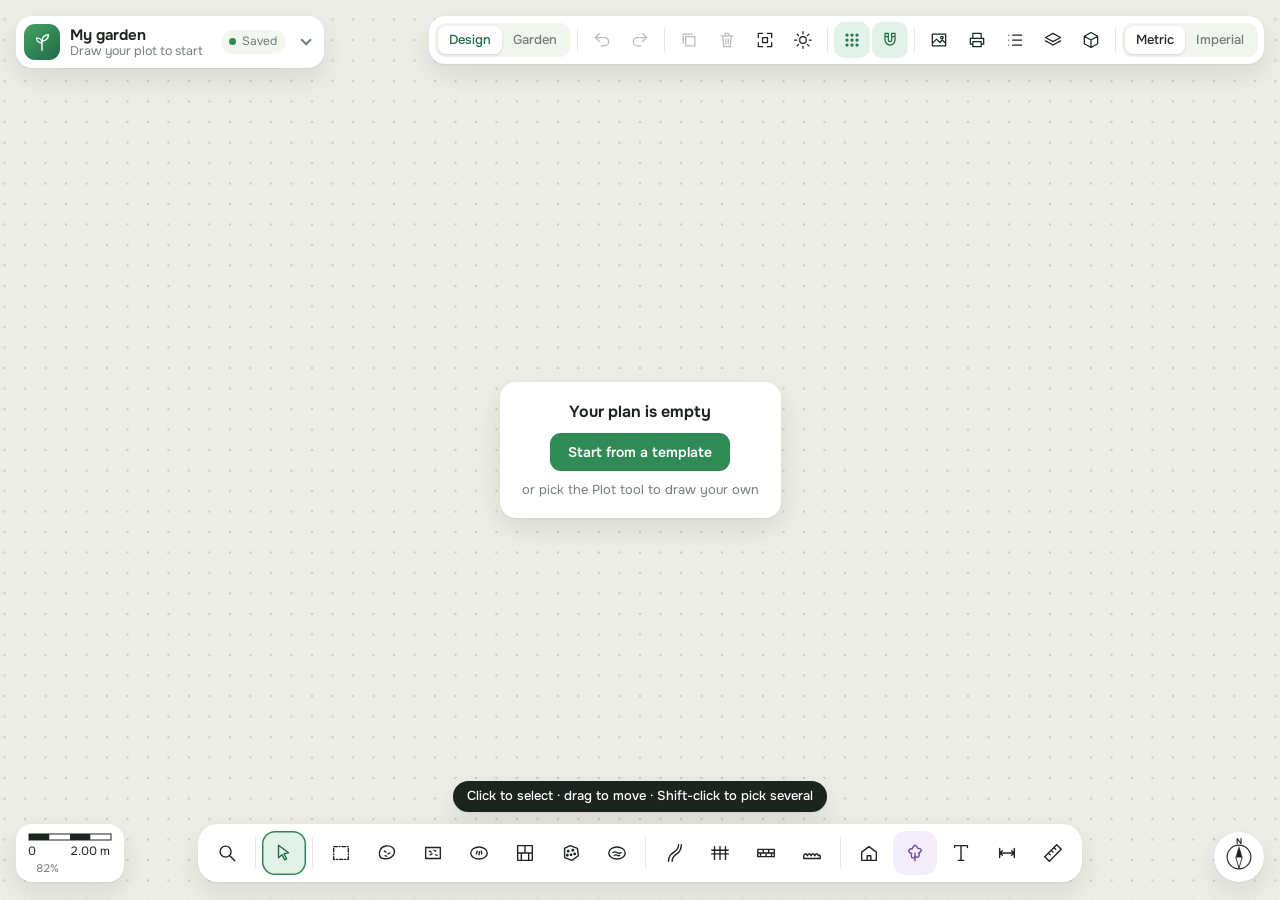
<file: index.html>
<!doctype html>
<html lang="en">
  <head>
    <meta charset="utf-8" />
    <meta name="viewport" content="width=device-width, initial-scale=1" />
    <title>Loma</title>
    <meta name="theme-color" content="#2f8a55" />
    <meta name="apple-mobile-web-app-capable" content="yes" />
    <meta name="mobile-web-app-capable" content="yes" />
    <meta name="apple-mobile-web-app-title" content="Loma" />
    <link rel="manifest" href="manifest.webmanifest" />
    <link rel="icon" type="image/png" href="icons/icon-192.png" />
    <link rel="apple-touch-icon" href="icons/apple-touch-icon.png" />
    <link rel="preconnect" href="https://fonts.googleapis.com" />
    <link rel="preconnect" href="https://fonts.gstatic.com" crossorigin />
    <link
      rel="stylesheet"
      href="https://fonts.googleapis.com/css2?family=Onest:wght@400;500;600;700&display=swap"
    />
    
<script type="module">
import init, * as bindings from './loma-web-420cee585b3267f3.js';

const wasm = await init({ module_or_path: './loma-web-aa24622d1472054e_bg.wasm' });


window.wasmBindings = bindings;


dispatchEvent(new CustomEvent("TrunkApplicationStarted", {detail: {wasm}}));

</script>
    <link rel="stylesheet" href="./style-6d1d76e41a50555d.css" integrity="sha384-FXGGSFI2UOQ8B67Zd0qRI6wbrSKKl+i/YdLL7OhPdx1BRMJkXeg09JNajA9QujNu"/>
    
    
    
  <link rel="modulepreload" href="./loma-web-420cee585b3267f3.js" crossorigin="anonymous" integrity="sha384-/lZsOoTVMlyhkYuKYqUMp7GrEeaiPD6zCwwxm0vDOcYXT+VMY977bTeGrAWhago+"><link rel="modulepreload" href="./snippets/loma-web-35183b500e06a4f0/inline0.js" crossorigin="anonymous" integrity="sha384-1ucNQpauzjDSOTPi5iPlMhrsD8DQOMW6lTTkpkHOFineEdv813XyaN2dDIgWf6WR"><link rel="preload" href="./loma-web-aa24622d1472054e_bg.wasm" crossorigin="anonymous" integrity="sha384-NvXru05HLkuZoLZwEdDLqgjvSLU0wjZs9OdnkRRZf/yovQ5M/aaG+4lKj5HuiPZD" as="fetch" type="application/wasm"></head>
  <body></body>
</html>
</file>
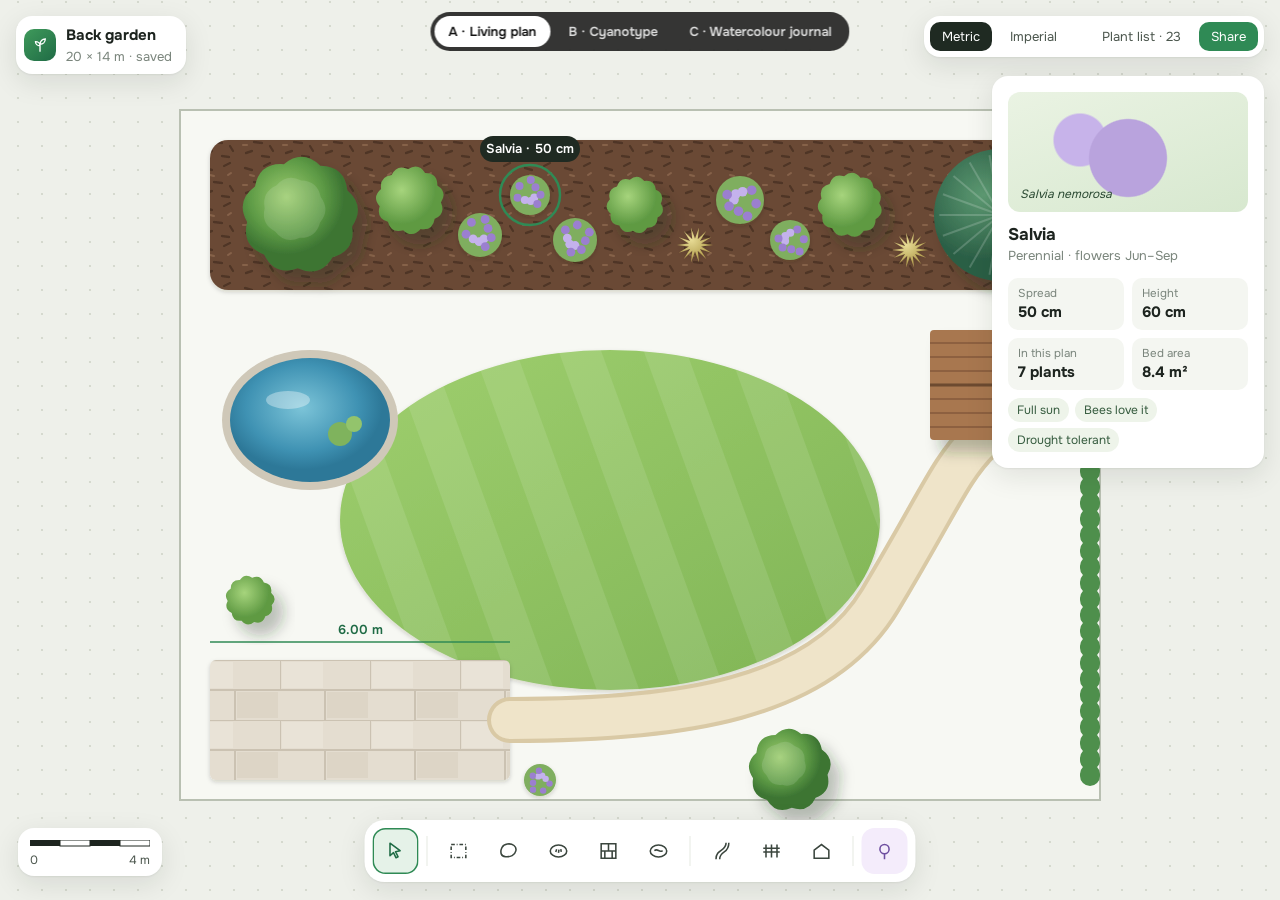
<file: docs/design/directions.html>
<!doctype html>
<html lang="en">
<head>
<meta charset="utf-8" />
<meta name="viewport" content="width=device-width, initial-scale=1" />
<title>Loma — three directions</title>
<link rel="preconnect" href="https://fonts.googleapis.com" />
<link rel="preconnect" href="https://fonts.gstatic.com" crossorigin />
<link href="https://fonts.googleapis.com/css2?family=Onest:wght@400;500;600;700&family=Archivo+Narrow:wght@400;500;600&family=Caveat:wght@500;700&family=Karla:wght@400;500;600&display=swap" rel="stylesheet" />
<style>
  * { box-sizing: border-box; }
  html, body { margin: 0; height: 100%; }
  body { font-family: Onest, system-ui, sans-serif; background: #111; }
  .switcher { position: fixed; z-index: 50; top: 12px; left: 50%; transform: translateX(-50%);
    display: flex; gap: 4px; padding: 4px; border-radius: 999px; background: rgba(20,20,20,.85); backdrop-filter: blur(8px); }
  .switcher button { font: 600 13px Onest, sans-serif; color: #ddd; background: none; border: 0; padding: 7px 14px; border-radius: 999px; cursor: pointer; }
  .switcher button[aria-pressed="true"] { background: #fff; color: #111; }
  .dir { position: fixed; inset: 0; display: none; overflow: hidden; }
  .dir.on { display: block; }
  .dir svg.plan { position: absolute; inset: 0; width: 100%; height: 100%; }

  /* ---------- A: Living plan ---------- */
  #A { background: #eef0ea; color: #1d241f; }
  #A .float { position: absolute; background: #fff; border-radius: 16px;
    box-shadow: 0 1px 2px rgba(20,30,20,.06), 0 8px 28px rgba(20,30,20,.10); }
  #A .title { top: 16px; left: 16px; display: flex; align-items: center; gap: 10px; padding: 8px 14px 8px 8px; }
  #A .logo { width: 32px; height: 32px; border-radius: 10px; background: linear-gradient(140deg,#3f9a5b,#1f6b45); display: grid; place-items: center; color: #fff; }
  #A .title b { font-size: 15px; }
  #A .title span { color: #7a857c; font-size: 13px; }
  #A .top-right { top: 16px; right: 16px; display: flex; gap: 6px; padding: 6px; align-items: center; }
  #A .chip { font-size: 13px; padding: 6px 12px; border-radius: 10px; color: #4b564d; }
  #A .chip.on { background: #1f2a22; color: #fff; }
  #A .dock { bottom: 18px; left: 50%; transform: translateX(-50%); display: flex; gap: 4px; padding: 8px; border-radius: 20px; }
  #A .tool { width: 46px; height: 46px; border-radius: 13px; display: grid; place-items: center; color: #3b463e; }
  #A .tool.on { background: #e5f2e8; color: #1f6b45; box-shadow: inset 0 0 0 1.5px #2f8a55; }
  #A .sep { width: 1px; margin: 8px 4px; background: #e6e9e2; }
  #A .inspector { top: 76px; right: 16px; width: 272px; padding: 16px; }
  #A .hero { height: 120px; border-radius: 12px; background: radial-gradient(circle at 50% 55%, #b9a3dd 0 28%, transparent 29%), radial-gradient(circle at 30% 40%, #c7b3ea 0 14%, transparent 15%), linear-gradient(160deg,#eaf3e3,#d7e8cf); margin-bottom: 12px; position: relative; }
  #A .hero::after { content: "Salvia nemorosa"; position: absolute; left: 12px; bottom: 10px; font-size: 12px; color: #2b4a33; font-style: italic; }
  #A h3 { margin: 0 0 2px; font-size: 17px; }
  #A .sub { color: #7a857c; font-size: 13px; margin-bottom: 14px; }
  #A .row { display: flex; gap: 8px; margin-bottom: 8px; }
  #A .stat { flex: 1; background: #f4f6f1; border-radius: 10px; padding: 8px 10px; }
  #A .stat small { display: block; color: #7a857c; font-size: 11.5px; }
  #A .stat strong { font-size: 15px; }
  #A .tagline { display: flex; gap: 6px; flex-wrap: wrap; margin-top: 6px; }
  #A .tag { font-size: 12px; padding: 4px 9px; border-radius: 999px; background: #eef4ea; color: #355b3e; }
  #A .scale { bottom: 24px; left: 18px; padding: 8px 12px; font-size: 12px; color: #4b564d; }

  /* ---------- B: Cyanotype ---------- */
  #B { background: #0f2f52; color: #e8f1fb; font-family: "Archivo Narrow", sans-serif; }
  #B .bar { position: absolute; top: 0; left: 0; right: 0; height: 52px; display: flex; align-items: center; gap: 18px; padding: 0 20px;
    border-bottom: 1px solid rgba(232,241,251,.18); background: rgba(10,36,64,.6); }
  #B .bar b { font-size: 17px; letter-spacing: .02em; font-weight: 600; }
  #B .bar .doc { opacity: .6; }
  #B .bar .r { margin-left: auto; display: flex; gap: 14px; font-size: 14px; opacity: .85; }
  #B .rail { position: absolute; top: 52px; bottom: 0; left: 0; width: 64px; border-right: 1px solid rgba(232,241,251,.18);
    display: flex; flex-direction: column; align-items: center; gap: 6px; padding-top: 12px; background: rgba(10,36,64,.4); }
  #B .rt { width: 44px; height: 44px; border-radius: 4px; display: grid; place-items: center; color: #cfe0f2; }
  #B .rt.on { background: #f5c542; color: #0f2f52; }
  #B .panel { position: absolute; top: 52px; right: 0; bottom: 0; width: 270px; border-left: 1px solid rgba(232,241,251,.18);
    padding: 18px; background: rgba(10,36,64,.55); }
  #B .panel h3 { margin: 0 0 14px; font-size: 22px; font-weight: 600; }
  #B .kv { display: flex; justify-content: space-between; padding: 9px 0; border-bottom: 1px dashed rgba(232,241,251,.25); font-size: 15px; }
  #B .kv span { opacity: .65; }
  #B .stamp { position: absolute; bottom: 18px; right: 290px; border: 1.5px solid rgba(232,241,251,.7); padding: 8px 12px; font-size: 13px; line-height: 1.4; }

  /* ---------- C: Watercolour journal ---------- */
  #C { background: #fbfbf8; color: #3a3530; font-family: Karla, sans-serif; }
  #C .head { position: absolute; top: 18px; left: 24px; }
  #C .head .t { font-family: Caveat, cursive; font-size: 34px; font-weight: 700; color: #3f5d43; line-height: 1; }
  #C .head .d { font-size: 13px; color: #8b847a; margin-top: 2px; }
  #C .pills { position: absolute; top: 22px; right: 24px; display: flex; gap: 8px; }
  #C .pill { font-size: 13px; padding: 7px 13px; border-radius: 999px; background: #fff; border: 1px solid #e7e3db; }
  #C .pill.on { background: #3f5d43; color: #fff; border-color: #3f5d43; }
  #C .palette { position: absolute; left: 24px; top: 50%; transform: translateY(-50%); display: flex; flex-direction: column; gap: 10px; }
  #C .blob { width: 50px; height: 50px; border-radius: 46% 54% 50% 50% / 52% 46% 54% 48%; display: grid; place-items: center;
    font-family: Caveat, cursive; font-size: 15px; color: #2f2a25; box-shadow: inset 0 0 0 2px rgba(255,255,255,.4); }
  #C .blob.on { outline: 2px solid #3f5d43; outline-offset: 3px; }
  #C .note { position: absolute; right: 28px; bottom: 28px; width: 250px; background: #fff; padding: 16px 18px; border-radius: 4px;
    box-shadow: 0 10px 30px rgba(60,50,40,.12); transform: rotate(-1.2deg); }
  #C .note .n { font-family: Caveat, cursive; font-size: 26px; color: #6d4f8e; line-height: 1; }
  #C .note p { margin: 6px 0 0; font-size: 13.5px; line-height: 1.5; color: #5a534b; }
</style>
</head>
<body>
<div class="switcher" role="tablist">
  <button aria-pressed="true" data-d="A">A · Living plan</button>
  <button aria-pressed="false" data-d="B">B · Cyanotype</button>
  <button aria-pressed="false" data-d="C">C · Watercolour journal</button>
</div>

<!-- A -->
<section class="dir on" id="A">
  <svg class="plan" id="planA" viewBox="0 0 1440 900" preserveAspectRatio="xMidYMid slice"></svg>
  <div class="float title"><div class="logo"><svg width="18" height="18" viewBox="0 0 24 24" fill="none" stroke="#fff" stroke-width="1.8"><path d="M12 21V11M12 11c0-4 3-7 7-7 0 4-3 7-7 7zM12 13c0-3-2.5-5.5-6-5.5 0 3 2.5 5.5 6 5.5z"/></svg></div><div><b>Back garden</b><br><span>20 × 14 m · saved</span></div></div>
  <div class="float top-right"><span class="chip on">Metric</span><span class="chip">Imperial</span><span class="sep"></span><span class="chip">Plant list · 23</span><span class="chip" style="background:#2f8a55;color:#fff">Share</span></div>
  <div class="float inspector">
    <div class="hero"></div>
    <h3>Salvia</h3><div class="sub">Perennial · flowers Jun–Sep</div>
    <div class="row"><div class="stat"><small>Spread</small><strong>50 cm</strong></div><div class="stat"><small>Height</small><strong>60 cm</strong></div></div>
    <div class="row"><div class="stat"><small>In this plan</small><strong>7 plants</strong></div><div class="stat"><small>Bed area</small><strong>8.4 m²</strong></div></div>
    <div class="tagline"><span class="tag">Full sun</span><span class="tag">Bees love it</span><span class="tag">Drought tolerant</span></div>
  </div>
  <div class="float dock">
    <div class="tool on"><svg width="22" height="22" viewBox="0 0 24 24" fill="none" stroke="currentColor" stroke-width="1.7" stroke-linejoin="round"><path d="M6 3.5l11 8.2-5 1 2.8 5.6-2.2 1.1-2.8-5.6-3.8 3.4z"/></svg></div>
    <div class="sep"></div>
    <div class="tool"><svg width="22" height="22" viewBox="0 0 24 24" fill="none" stroke="currentColor" stroke-width="1.7"><path d="M4 5h16v14H4z" stroke-dasharray="4 2 1 2"/></svg></div>
    <div class="tool"><svg width="22" height="22" viewBox="0 0 24 24" fill="none" stroke="currentColor" stroke-width="1.7"><path d="M5 8c2-4 9-5 13-2s2 9-2 11-11 2-12-2 0-4 1-7z"/></svg></div>
    <div class="tool"><svg width="22" height="22" viewBox="0 0 24 24" fill="none" stroke="currentColor" stroke-width="1.7"><ellipse cx="12" cy="12" rx="9" ry="6.5"/><path d="M9 13l1-3M12 14l.5-3.5M15 13l-.5-3"/></svg></div>
    <div class="tool"><svg width="22" height="22" viewBox="0 0 24 24" fill="none" stroke="currentColor" stroke-width="1.7"><path d="M4 4h16v16H4zM4 12h16M12 4v8M8 12v8M16 12v8"/></svg></div>
    <div class="tool"><svg width="22" height="22" viewBox="0 0 24 24" fill="none" stroke="currentColor" stroke-width="1.7"><ellipse cx="12" cy="12" rx="9" ry="6.5"/><path d="M7.5 11.5q2-1.5 4.5 0t4.5 0"/></svg></div>
    <div class="sep"></div>
    <div class="tool"><svg width="22" height="22" viewBox="0 0 24 24" fill="none" stroke="currentColor" stroke-width="1.7"><path d="M6 21c0-6 3-8 6-10s5-5 5-8M10 21c0-4 2-6 5-8s5-6 5-10"/></svg></div>
    <div class="tool"><svg width="22" height="22" viewBox="0 0 24 24" fill="none" stroke="currentColor" stroke-width="1.7"><path d="M3 13h18M3 9h18M6 5v14M12 5v14M18 5v14"/></svg></div>
    <div class="tool"><svg width="22" height="22" viewBox="0 0 24 24" fill="none" stroke="currentColor" stroke-width="1.7"><path d="M4 11l8-6 8 6v9H4z"/></svg></div>
    <div class="sep"></div>
    <div class="tool" style="background:#f4ecfb;color:#6e4fa0"><svg width="22" height="22" viewBox="0 0 24 24" fill="none" stroke="currentColor" stroke-width="1.7"><circle cx="12" cy="10" r="5"/><path d="M12 15v6"/></svg></div>
  </div>
  <div class="float scale"><svg width="120" height="8"><rect width="30" height="6" fill="#1d241f"/><rect x="30" width="30" height="6" fill="#fff" stroke="#1d241f"/><rect x="60" width="30" height="6" fill="#1d241f"/><rect x="90" width="30" height="6" fill="#fff" stroke="#1d241f"/></svg><div style="display:flex;justify-content:space-between">0<span>4 m</span></div></div>
</section>

<!-- B -->
<section class="dir" id="B">
  <svg class="plan" id="planB" viewBox="0 0 1440 900" preserveAspectRatio="xMidYMid slice"></svg>
  <div class="bar"><b>GARDEN PLANNER</b><span class="doc">Sheet 01 — Back garden</span><div class="r"><span>Metric</span><span>Grid 0.5 m</span><span>1 : 100</span></div></div>
  <div class="rail">
    <div class="rt on"><svg width="20" height="20" viewBox="0 0 24 24" fill="none" stroke="currentColor" stroke-width="1.7"><path d="M6 3.5l11 8.2-5 1 2.8 5.6-2.2 1.1-2.8-5.6-3.8 3.4z"/></svg></div>
    <div class="rt"><svg width="20" height="20" viewBox="0 0 24 24" fill="none" stroke="currentColor" stroke-width="1.7"><path d="M4 5h16v14H4z" stroke-dasharray="4 2 1 2"/></svg></div>
    <div class="rt"><svg width="20" height="20" viewBox="0 0 24 24" fill="none" stroke="currentColor" stroke-width="1.7"><path d="M5 8c2-4 9-5 13-2s2 9-2 11-11 2-12-2 0-4 1-7z"/></svg></div>
    <div class="rt"><svg width="20" height="20" viewBox="0 0 24 24" fill="none" stroke="currentColor" stroke-width="1.7"><ellipse cx="12" cy="12" rx="9" ry="6.5"/></svg></div>
    <div class="rt"><svg width="20" height="20" viewBox="0 0 24 24" fill="none" stroke="currentColor" stroke-width="1.7"><path d="M6 21c0-6 3-8 6-10s5-5 5-8M10 21c0-4 2-6 5-8s5-6 5-10"/></svg></div>
    <div class="rt"><svg width="20" height="20" viewBox="0 0 24 24" fill="none" stroke="currentColor" stroke-width="1.7"><circle cx="12" cy="10" r="5"/><path d="M12 15v6"/></svg></div>
  </div>
  <div class="panel"><h3>Japanese maple</h3>
    <div class="kv"><span>Ref.</span>T-02</div><div class="kv"><span>Spread</span>3.00 m</div><div class="kv"><span>Height</span>3.00 m</div><div class="kv"><span>Position</span>6.20, 1.80</div><div class="kv"><span>Layer</span>Planting</div></div>
  <div class="stamp">BACK GARDEN — PLANTING PLAN<br>Scale 1:100 @ A3 · Drawn 19.11.26</div>
</section>

<!-- C -->
<section class="dir" id="C">
  <svg class="plan" id="planC" viewBox="0 0 1440 900" preserveAspectRatio="xMidYMid slice"></svg>
  <div class="head"><div class="t">Our back garden</div><div class="d">20 × 14 m · drawn to scale</div></div>
  <div class="pills"><span class="pill on">Plan</span><span class="pill">Plant list</span><span class="pill">Metric</span></div>
  <div class="palette">
    <div class="blob on" style="background:#e8e3d8">select</div>
    <div class="blob" style="background:#c8dfae">lawn</div>
    <div class="blob" style="background:#cfae90">bed</div>
    <div class="blob" style="background:#bcd6e6">water</div>
    <div class="blob" style="background:#e6dcc8">path</div>
    <div class="blob" style="background:#cdbde6">plant</div>
  </div>
  <div class="note"><div class="n">Salvia ×7</div><p>Front of the border, 50 cm apart. Flowers June to September — cut back after the first flush for a second show.</p></div>
</section>

<script>
// One garden, drawn three ways. Units: px in a 1440×900 sheet.
const G = {
  plot: [[260,110],[1180,110],[1180,800],[260,800]],
  bed: {x:290,y:140,w:860,h:150},
  lawn: {cx:690,cy:520,rx:270,ry:170},
  patio: {x:290,y:660,w:300,h:120},
  pond: {cx:390,cy:420,rx:80,ry:62},
  shed: {x:1010,y:330,w:140,h:110},
  path: "M590 720 C 760 720, 900 700, 960 600 S 1030 470, 1060 440",
  hedge: "M1170 470 L1170 790",
  plants: [
    {x:380,y:215,r:62,k:'tree'},{x:1080,y:215,r:66,k:'conifer'},
    {x:490,y:200,r:36,k:'shrub'},{x:560,y:235,r:22,k:'perennial'},{x:610,y:195,r:20,k:'perennial'},
    {x:655,y:240,r:22,k:'perennial'},{x:715,y:205,r:30,k:'shrub'},{x:775,y:245,r:18,k:'grass'},
    {x:820,y:200,r:24,k:'perennial'},{x:870,y:240,r:20,k:'perennial'},{x:930,y:205,r:34,k:'shrub'},
    {x:990,y:250,r:18,k:'grass'},{x:1240,y:170,r:0,k:'none'},
    {x:330,y:600,r:26,k:'shrub'},{x:620,y:780,r:16,k:'perennial'},{x:870,y:770,r:44,k:'tree'}
  ]
};
const NS = "http://www.w3.org/2000/svg";
const el = (n, a = {}, p) => { const e = document.createElementNS(NS, n); for (const k in a) e.setAttribute(k, a[k]); if (p) p.appendChild(e); return e; };
const poly = pts => "M" + pts.map(p => p.join(" ")).join(" L") + "Z";
const lobes = (cx, cy, r, n, inner = .86, seed = 1) => {
  let d = ""; for (let i = 0; i <= n; i++) { const a = seed + i / n * Math.PI * 2, x = cx + r * inner * Math.cos(a), y = cy + r * inner * Math.sin(a);
    if (!i) d += `M${x} ${y}`; else { const m = a - Math.PI / n, bx = cx + r * 1.07 * Math.cos(m), by = cy + r * 1.07 * Math.sin(m); d += ` Q${bx} ${by} ${x} ${y}`; } }
  return d + "Z"; };
const star = (cx, cy, r, n, inner = .5) => { let d = ""; for (let i = 0; i < n * 2; i++) { const a = i / (n * 2) * Math.PI * 2, rr = i % 2 ? r * inner : r;
  d += (i ? "L" : "M") + (cx + rr * Math.cos(a)) + " " + (cy + rr * Math.sin(a)); } return d + "Z"; };

// ---------- A: Living plan ----------
(function () {
  const s = document.getElementById("planA");
  s.innerHTML = `<defs>
    <pattern id="dots" width="24" height="24" patternUnits="userSpaceOnUse"><circle cx="2" cy="2" r="1.1" fill="#cfd4c8"/></pattern>
    <pattern id="mow" width="80" height="80" patternUnits="userSpaceOnUse" patternTransform="rotate(-20)"><rect width="40" height="80" fill="rgba(255,255,255,.10)"/></pattern>
    <pattern id="mulch" width="40" height="40" patternUnits="userSpaceOnUse"><rect width="40" height="40" fill="#6b4a35"/><path d="M5 8l7 2M24 6l6-3M14 22l8 1M30 26l3 5M6 33l6-2M22 36l7 1" stroke="#4f3526" stroke-width="2.4" stroke-linecap="round"/><path d="M10 15l4 1M28 15l3-2M3 25l4 0" stroke="#86624a" stroke-width="2" stroke-linecap="round"/></pattern>
    <pattern id="stone" width="90" height="60" patternUnits="userSpaceOnUse"><rect width="90" height="60" fill="#e4ddd0"/><path d="M0 0H90M0 30H90M0 0V30M45 30V60" stroke="#cbc2b2" stroke-width="2"/><rect x="2" y="2" width="41" height="26" fill="#e9e3d7"/><rect x="47" y="32" width="41" height="26" fill="#ddd5c6"/></pattern>
    <pattern id="roof" width="14" height="14" patternUnits="userSpaceOnUse"><rect width="14" height="14" fill="#a8774f"/><path d="M0 7H14" stroke="#8d6040" stroke-width="2"/></pattern>
    <radialGradient id="water" cx="45%" cy="40%"><stop offset="0" stop-color="#7cc4d8"/><stop offset=".7" stop-color="#3f92b3"/><stop offset="1" stop-color="#2d7898"/></radialGradient>
    <radialGradient id="leafTree" cx="38%" cy="35%"><stop offset="0" stop-color="#9ccc6f"/><stop offset=".65" stop-color="#5d9a45"/><stop offset="1" stop-color="#3d7533"/></radialGradient>
    <radialGradient id="leafCon" cx="38%" cy="35%"><stop offset="0" stop-color="#5f9c74"/><stop offset="1" stop-color="#2a5e45"/></radialGradient>
    <radialGradient id="leafShrub" cx="38%" cy="35%"><stop offset="0" stop-color="#a6d47c"/><stop offset="1" stop-color="#5f9a43"/></radialGradient>
    <radialGradient id="leafGrass" cx="40%" cy="35%"><stop offset="0" stop-color="#e8dc96"/><stop offset="1" stop-color="#b9a656"/></radialGradient>
    <linearGradient id="lawnG" x1="0" y1="0" x2="1" y2="1"><stop offset="0" stop-color="#9fcf6e"/><stop offset="1" stop-color="#7fb455"/></linearGradient>
    <filter id="shadow" x="-30%" y="-30%" width="170%" height="170%"><feDropShadow dx="10" dy="12" stdDeviation="7" flood-color="#1b2a12" flood-opacity=".28"/></filter>
    <filter id="soft" x="-10%" y="-10%" width="120%" height="120%"><feDropShadow dx="0" dy="2" stdDeviation="2" flood-color="#1b2a12" flood-opacity=".18"/></filter>
  </defs>
  <rect width="1440" height="900" fill="url(#dots)"/>`;
  el("path", {d: poly(G.plot), fill: "#f7f8f3", stroke: "#b9c0b2", "stroke-width": 2}, s);
  const l = G.lawn;
  el("ellipse", {cx: l.cx, cy: l.cy, rx: l.rx, ry: l.ry, fill: "url(#lawnG)", filter: "url(#soft)"}, s);
  el("ellipse", {cx: l.cx, cy: l.cy, rx: l.rx, ry: l.ry, fill: "url(#mow)"}, s);
  const b = G.bed; el("rect", {x: b.x, y: b.y, width: b.w, height: b.h, rx: 18, fill: "url(#mulch)", filter: "url(#soft)"}, s);
  const pa = G.patio; el("rect", {x: pa.x, y: pa.y, width: pa.w, height: pa.h, rx: 6, fill: "url(#stone)", filter: "url(#soft)"}, s);
  el("path", {d: G.path, fill: "none", stroke: "#d9c9a5", "stroke-width": 46, "stroke-linecap": "round"}, s);
  el("path", {d: G.path, fill: "none", stroke: "#efe4c9", "stroke-width": 38, "stroke-linecap": "round"}, s);
  const po = G.pond; el("ellipse", {cx: po.cx, cy: po.cy, rx: po.rx + 8, ry: po.ry + 8, fill: "#cfc8b8"}, s);
  el("ellipse", {cx: po.cx, cy: po.cy, rx: po.rx, ry: po.ry, fill: "url(#water)"}, s);
  el("ellipse", {cx: po.cx - 22, cy: po.cy - 20, rx: 22, ry: 9, fill: "rgba(255,255,255,.35)"}, s);
  el("circle", {cx: po.cx + 30, cy: po.cy + 14, r: 12, fill: "#7fb35d"}, s); el("circle", {cx: po.cx + 44, cy: po.cy + 4, r: 8, fill: "#93c46c"}, s);
  const sh = G.shed; el("rect", {x: sh.x, y: sh.y, width: sh.w, height: sh.h, rx: 4, fill: "url(#roof)", filter: "url(#shadow)"}, s);
  el("path", {d: `M${sh.x} ${sh.y + sh.h / 2}H${sh.x + sh.w}`, stroke: "#6d4a30", "stroke-width": 3}, s);
  el("path", {d: G.hedge, stroke: "#2f6a3a", "stroke-width": 30, "stroke-linecap": "round", filter: "url(#shadow)"}, s);
  el("path", {d: G.hedge, stroke: "#4e8f4c", "stroke-width": 20, "stroke-linecap": "round", "stroke-dasharray": "2 14"}, s);
  for (const p of G.plants) {
    if (p.k === "tree") { el("path", {d: lobes(p.x, p.y, p.r, 9, .86, p.x), fill: "url(#leafTree)", filter: "url(#shadow)"}, s);
      el("path", {d: lobes(p.x - 6, p.y - 6, p.r * .55, 7, .86, p.y), fill: "rgba(255,255,255,.12)"}, s); }
    else if (p.k === "conifer") { el("circle", {cx: p.x, cy: p.y, r: p.r, fill: "url(#leafCon)", filter: "url(#shadow)"}, s);
      for (let i = 0; i < 18; i++) { const a = i / 18 * Math.PI * 2; el("path", {d: `M${p.x} ${p.y}L${p.x + p.r * .92 * Math.cos(a)} ${p.y + p.r * .92 * Math.sin(a)}`, stroke: "rgba(255,255,255,.18)", "stroke-width": 2}, s); } }
    else if (p.k === "shrub") { el("path", {d: lobes(p.x, p.y, p.r, 11, .86, p.y), fill: "url(#leafShrub)", filter: "url(#shadow)"}, s); }
    else if (p.k === "grass") { el("path", {d: star(p.x, p.y, p.r, 14, .35), fill: "url(#leafGrass)", filter: "url(#soft)"}, s); }
    else if (p.k === "perennial") { el("circle", {cx: p.x, cy: p.y, r: p.r, fill: "#7fae5e", filter: "url(#soft)"}, s);
      for (let i = 0; i < 9; i++) { const a = i * 2.4 + p.x, rr = p.r * (.25 + .55 * ((i * 37) % 10) / 10);
        el("circle", {cx: p.x + rr * Math.cos(a), cy: p.y + rr * Math.sin(a), r: p.r * .2, fill: i % 3 ? "#9b7fd0" : "#c4b2ec"}, s); } }
  }
  // selection on one salvia
  el("circle", {cx: 610, cy: 195, r: 30, fill: "none", stroke: "#2f8a55", "stroke-width": 2.5}, s);
  el("rect", {x: 560, y: 136, width: 100, height: 26, rx: 13, fill: "#1f2a22"}, s);
  const t = el("text", {x: 610, y: 153, "text-anchor": "middle", fill: "#fff", "font-size": 13, "font-family": "Onest", "font-weight": 600}, s); t.textContent = "Salvia · 50 cm";
  // live dimension on the patio
  el("path", {d: `M${pa.x} ${pa.y - 18}H${pa.x + pa.w}`, stroke: "#2f8a55", "stroke-width": 1.5}, s);
  const dl = el("text", {x: pa.x + pa.w / 2, y: pa.y - 26, "text-anchor": "middle", fill: "#1f6b45", "font-size": 13, "font-weight": 600, "font-family": "Onest"}, s); dl.textContent = "6.00 m";
})();

// ---------- B: Cyanotype ----------
(function () {
  const s = document.getElementById("planB"), W = "#e8f1fb";
  s.innerHTML = `<defs>
    <pattern id="bgrid" width="40" height="40" patternUnits="userSpaceOnUse"><path d="M40 0H0V40" fill="none" stroke="rgba(232,241,251,.08)"/></pattern>
    <pattern id="hatch" width="10" height="10" patternUnits="userSpaceOnUse" patternTransform="rotate(45)"><path d="M0 0V10" stroke="rgba(232,241,251,.45)" stroke-width="1"/></pattern>
    <pattern id="stip" width="16" height="16" patternUnits="userSpaceOnUse"><circle cx="4" cy="5" r="1" fill="rgba(232,241,251,.45)"/><circle cx="12" cy="12" r="1" fill="rgba(232,241,251,.35)"/></pattern>
    <pattern id="xh" width="12" height="12" patternUnits="userSpaceOnUse"><path d="M0 0L12 12M12 0L0 12" stroke="rgba(232,241,251,.3)"/></pattern>
  </defs><rect width="1440" height="900" fill="url(#bgrid)"/>`;
  const line = {fill: "none", stroke: W, "stroke-width": 1.6};
  el("path", {d: poly(G.plot), ...line, "stroke-width": 2.4, "stroke-dasharray": "22 6 4 6"}, s);
  const l = G.lawn; el("ellipse", {cx: l.cx, cy: l.cy, rx: l.rx, ry: l.ry, fill: "url(#stip)", stroke: W, "stroke-width": 1.6}, s);
  const b = G.bed; el("rect", {x: b.x, y: b.y, width: b.w, height: b.h, fill: "url(#hatch)", ...{stroke: W, "stroke-width": 1.6}}, s);
  const pa = G.patio; el("rect", {x: pa.x, y: pa.y, width: pa.w, height: pa.h, fill: "url(#xh)", stroke: W, "stroke-width": 1.6}, s);
  el("path", {d: G.path, fill: "none", stroke: W, "stroke-width": 44, "stroke-linecap": "round"}, s);
  el("path", {d: G.path, fill: "none", stroke: "#0f2f52", "stroke-width": 40, "stroke-linecap": "round"}, s);
  const po = G.pond; el("ellipse", {cx: po.cx, cy: po.cy, rx: po.rx, ry: po.ry, ...line}, s);
  for (let i = 1; i < 4; i++) el("ellipse", {cx: po.cx, cy: po.cy, rx: po.rx * i / 4, ry: po.ry * i / 4, ...line, "stroke-width": .8, opacity: .6}, s);
  const sh = G.shed; el("rect", {x: sh.x, y: sh.y, width: sh.w, height: sh.h, fill: "url(#hatch)", stroke: W, "stroke-width": 2}, s);
  el("path", {d: `M${sh.x} ${sh.y}L${sh.x + sh.w} ${sh.y + sh.h}M${sh.x + sh.w} ${sh.y}L${sh.x} ${sh.y + sh.h}`, ...line, "stroke-width": 1}, s);
  el("path", {d: G.hedge, stroke: W, "stroke-width": 28, "stroke-linecap": "round", fill: "none", opacity: .25}, s);
  el("path", {d: G.hedge, ...line}, s);
  let n = 1;
  for (const p of G.plants) {
    if (!p.r) continue;
    const d = p.k === "grass" ? star(p.x, p.y, p.r, 14, .4) : p.k === "conifer" ? "" : lobes(p.x, p.y, p.r, p.k === "tree" ? 9 : 11, .86, p.x);
    if (d) el("path", {d, ...line, fill: "rgba(15,47,82,.6)"}, s); else el("circle", {cx: p.x, cy: p.y, r: p.r, ...line, fill: "rgba(15,47,82,.6)"}, s);
    if (p.k === "tree" || p.k === "conifer") for (let i = 0; i < 8; i++) { const a = i / 8 * 6.28; el("path", {d: `M${p.x} ${p.y}L${p.x + p.r * .7 * Math.cos(a)} ${p.y + p.r * .7 * Math.sin(a)}`, ...line, "stroke-width": .8}, s); }
    el("circle", {cx: p.x, cy: p.y, r: 2.5, fill: W}, s);
    if (p.r > 25) { const tx = el("text", {x: p.x + p.r * .75, y: p.y - p.r * .75, fill: W, "font-size": 13, "font-family": "Archivo Narrow"}, s); tx.textContent = (p.k === "tree" || p.k === "conifer" ? "T-0" : "S-0") + (n++); }
  }
  // selection
  el("path", {d: lobes(380, 215, 70, 9, .86, 380), fill: "none", stroke: "#f5c542", "stroke-width": 2.5}, s);
  // dimension
  el("path", {d: `M${b.x} ${b.y - 26}H${b.x + b.w}M${b.x} ${b.y - 34}V${b.y - 18}M${b.x + b.w} ${b.y - 34}V${b.y - 18}`, ...line, "stroke-width": 1}, s);
  const tt = el("text", {x: b.x + b.w / 2, y: b.y - 32, "text-anchor": "middle", fill: W, "font-size": 14, "font-family": "Archivo Narrow"}, s); tt.textContent = "17.20";
  // north arrow-free title block handled in HTML
})();

// ---------- C: Watercolour journal ----------
(function () {
  const s = document.getElementById("planC");
  s.innerHTML = `<defs>
    <filter id="wc" x="-20%" y="-20%" width="140%" height="140%">
      <feTurbulence type="fractalNoise" baseFrequency=".035" numOctaves="3" seed="4" result="n"/>
      <feDisplacementMap in="SourceGraphic" in2="n" scale="14" xChannelSelector="R" yChannelSelector="G" result="d"/>
      <feGaussianBlur in="d" stdDeviation=".6" result="b"/>
      <feComposite in="b" in2="b" operator="over"/>
    </filter>
    <filter id="grain"><feTurbulence type="fractalNoise" baseFrequency=".9" numOctaves="2" seed="2"/><feColorMatrix values="0 0 0 0 .4  0 0 0 0 .35  0 0 0 0 .3  0 0 0 .08 0"/></filter>
    <filter id="wcEdge" x="-20%" y="-20%" width="140%" height="140%">
      <feTurbulence type="fractalNoise" baseFrequency=".05" numOctaves="2" seed="9" result="n"/>
      <feDisplacementMap in="SourceGraphic" in2="n" scale="8"/>
    </filter>
  </defs><rect width="1440" height="900" filter="url(#grain)"/>`;
  const wash = (d, fill, edge, op = .85) => { const g = el("g", {filter: "url(#wc)", opacity: op}, s);
    el("path", {d, fill}, g); el("path", {d, fill: "none", stroke: edge, "stroke-width": 3, opacity: .55}, g); return g; };
  const ell = (cx, cy, rx, ry) => `M${cx - rx} ${cy}a${rx} ${ry} 0 1 0 ${rx * 2} 0a${rx} ${ry} 0 1 0 ${-rx * 2} 0`;
  const rect = r => `M${r.x} ${r.y}h${r.w}v${r.h}h${-r.w}z`;
  el("path", {d: poly(G.plot), fill: "none", stroke: "#8b847a", "stroke-width": 1.6, "stroke-dasharray": "10 7", filter: "url(#wcEdge)"}, s);
  const l = G.lawn; wash(ell(l.cx, l.cy, l.rx, l.ry), "#c8dfae", "#8fb36d");
  wash(rect(G.bed), "#cfae90", "#a07e62", .8);
  wash(rect(G.patio), "#e4dccd", "#b8ad98", .9);
  const po = G.pond; wash(ell(po.cx, po.cy, po.rx, po.ry), "#a9cde2", "#6fa3c4");
  wash(rect(G.shed), "#d8bfa0", "#a48262");
  const pg = el("g", {filter: "url(#wc)", opacity: .9}, s); el("path", {d: G.path, fill: "none", stroke: "#e6dcc8", "stroke-width": 40, "stroke-linecap": "round"}, pg);
  const hg = el("g", {filter: "url(#wc)", opacity: .85}, s); el("path", {d: G.hedge, stroke: "#8fb880", "stroke-width": 30, "stroke-linecap": "round"}, hg);
  const pc = {tree: ["#b6d49a", "#7fa868"], conifer: ["#9cc0a3", "#5f8f6c"], shrub: ["#c3dca4", "#86ac6a"], perennial: ["#cdbde6", "#9b84c4"], grass: ["#e6d9a2", "#bca866"]};
  for (const p of G.plants) { if (!p.r) continue; const [f, e] = pc[p.k];
    wash(p.k === "grass" ? star(p.x, p.y, p.r, 12, .5) : lobes(p.x, p.y, p.r, p.k === "tree" ? 8 : 10, .85, p.y), f, e, .9); }
  const hand = (x, y, txt, size = 22, color = "#4a6b4e", rot = -3) => { const t = el("text", {x, y, "font-family": "Caveat", "font-size": size, fill: color, transform: `rotate(${rot} ${x} ${y})`}, s); t.textContent = txt; };
  hand(330, 180, "acer", 24); hand(1050, 160, "yew hedge end", 22); hand(600, 280, "salvia ×7 →", 22, "#6d4f8e", 2);
  hand(620, 525, "lawn — 14 m²", 30, "#4f7a3f", -2); hand(330, 735, "patio", 26, "#7d7262"); hand(355, 425, "pond", 24, "#3f7aa0");
  hand(1020, 395, "shed", 24, "#7d5c40"); hand(880, 640, "bark path", 22, "#8b7a5a", -20);
  // selection as a painted ring
  el("circle", {cx: 610, cy: 195, r: 30, fill: "none", stroke: "#6d4f8e", "stroke-width": 2.5, "stroke-dasharray": "4 5", filter: "url(#wcEdge)"}, s);
})();

document.querySelectorAll(".switcher button").forEach(b => b.onclick = () => {
  document.querySelectorAll(".switcher button").forEach(x => x.setAttribute("aria-pressed", x === b));
  document.querySelectorAll(".dir").forEach(d => d.classList.toggle("on", d.id === b.dataset.d));
});
</script>
</body>
</html>
</file>
<file: style-6d1d76e41a50555d.css>
/* Loma — "Living plan".
   The garden fills the screen as an illustrated top-down plan; everything
   else floats above it on white cards. Green marks interface state and
   selection. */

:root {
  --desk: #eceee7; /* the table the plan sits on */
  --dot: #c9cfc2;
  --plot: #f7f8f2; /* inside the property boundary */
  --plot-edge: #b6beae;
  --card: #ffffff;
  --card-shadow: 0 1px 2px rgba(20, 32, 22, 0.06), 0 10px 30px rgba(20, 32, 22, 0.1);
  --tile: #f3f5ef;
  --line: #e5e8e0;
  --text: #1c241e;
  --muted: #748077;
  --hover: rgba(28, 36, 30, 0.06);
  --accent: #2f8a55; /* evergreen: active tool, selection */
  --guide: #e5533d; /* smart guides */
  --accent-strong: #1f6b45;
  --accent-tint: #e3f2e8;
  --plant-tint: #f2ecfb;
  --plant-ink: #6b4fa0;
  --tag: #1c241e;
  --tag-ink: #ffffff;
  --error: #b3261e;
  --watch: #d98e04;
  --sick: #c8372d;
  --plan-filter: none;
  --font: "Onest", system-ui, -apple-system, "Segoe UI", sans-serif;
  color-scheme: light;
}

@media (prefers-color-scheme: dark) {
  :root:not([data-theme="light"]) {
    --desk: #121714;
    --dot: #2a332d;
    --plot: #1a201c;
    --plot-edge: #3b463f;
    --card: #1d2420;
    --card-shadow: 0 1px 2px rgba(0, 0, 0, 0.4), 0 12px 32px rgba(0, 0, 0, 0.45);
    --tile: #252e28;
    --line: #2e3832;
    --text: #e6ece4;
    --muted: #94a298;
    --hover: rgba(230, 236, 228, 0.07);
    --accent: #5cc08a;
  --guide: #ff7a63;
    --guide: #ff7a63;
    --accent-strong: #7bd3a2;
    --accent-tint: #1f3a2b;
    --plant-tint: #2c2540;
    --plant-ink: #c3b0ee;
    --tag: #e6ece4;
    --tag-ink: #121714;
    --error: #ff8a80;
    --plan-filter: brightness(0.9) saturate(0.95);
    color-scheme: dark;
  }
}

:root[data-theme="dark"] {
  --desk: #121714;
  --dot: #2a332d;
  --plot: #1a201c;
  --plot-edge: #3b463f;
  --card: #1d2420;
  --card-shadow: 0 1px 2px rgba(0, 0, 0, 0.4), 0 12px 32px rgba(0, 0, 0, 0.45);
  --tile: #252e28;
  --line: #2e3832;
  --text: #e6ece4;
  --muted: #94a298;
  --hover: rgba(230, 236, 228, 0.07);
  --accent: #5cc08a;
  --accent-strong: #7bd3a2;
  --accent-tint: #1f3a2b;
  --plant-tint: #2c2540;
  --plant-ink: #c3b0ee;
  --tag: #e6ece4;
  --tag-ink: #121714;
  --error: #ff8a80;
  --plan-filter: brightness(0.9) saturate(0.95);
  color-scheme: dark;
}

* {
  box-sizing: border-box;
}

html,
body {
  margin: 0;
  height: 100%;
  overflow: hidden;
  background: var(--desk);
  color: var(--text);
  font: 14px/1.45 var(--font);
  -webkit-font-smoothing: antialiased;
}

button {
  font: inherit;
  color: inherit;
  background: none;
  border: 0;
  cursor: pointer;
}

button:disabled {
  opacity: 0.3;
  cursor: default;
}

:focus-visible {
  outline: 2px solid var(--accent);
  outline-offset: 2px;
}

.app {
  position: relative;
  height: 100vh;
}

.canvas-cell {
  position: absolute;
  inset: 0;
}

/* ---------- floating cards ---------- */

.card {
  position: absolute;
  z-index: 2;
  background: var(--card);
  border-radius: 16px;
  box-shadow: var(--card-shadow);
}

.card-sep,
.dock-sep {
  width: 1px;
  align-self: stretch;
  margin: 6px 4px;
  background: var(--line);
}

/* tooltips for icon-only buttons */
[data-tip] {
  position: relative;
}

[data-tip]:hover::after {
  content: attr(data-tip);
  position: absolute;
  left: 50%;
  transform: translateX(-50%);
  white-space: pre;
  padding: 5px 9px;
  border-radius: 8px;
  background: var(--tag);
  color: var(--tag-ink);
  font-size: 12px;
  font-weight: 500;
  pointer-events: none;
  z-index: 10;
}

.controls [data-tip]:hover::after {
  top: calc(100% + 8px);
}

.dock [data-tip]:hover::after {
  bottom: calc(100% + 10px);
}

/* Inside cards a label sits above its button, never over the buttons beside
   it, and stays within the card (cards clip anything sticking out): it
   grows leftwards from the button's right edge... */
.card:not(.controls):not(.dock) [data-tip]:hover::after {
  bottom: calc(100% + 6px);
  left: auto;
  right: 0;
  transform: none;
}

/* ...except near the start of a row, where it grows rightwards. */
.card .icon-row [data-tip]:nth-child(-n + 3):hover::after,
.card:not(.controls):not(.dock) .layer-active[data-tip]:hover::after {
  left: 0;
  right: auto;
}

/* title (top-left) */
.title-card {
  top: 16px;
  left: 16px;
  display: flex;
  align-items: center;
  gap: 10px;
  padding: 8px 16px 8px 8px;
}

.logo {
  display: grid;
  place-items: center;
  width: 36px;
  height: 36px;
  border-radius: 11px;
  background: linear-gradient(140deg, #45a265, #1f6b45);
  color: #fff;
}

.title-text {
  display: flex;
  flex-direction: column;
  line-height: 1.2;
}

.title-text strong {
  font-size: 15px;
  font-weight: 650;
}

.title-text span {
  font-size: 12.5px;
  color: var(--muted);
}

.save-status {
  display: flex;
  align-items: center;
  gap: 6px;
  margin-left: 8px;
  padding: 3px 9px 3px 8px;
  border-radius: 999px;
  background: var(--tile);
  color: var(--muted);
  font-size: 12px;
  white-space: nowrap;
}

.save-status::before {
  content: "";
  width: 7px;
  height: 7px;
  border-radius: 50%;
  background: var(--accent);
}

.save-status[data-status="saving"]::before {
  background: var(--muted);
}

.save-status[data-status="unsaved"],
.save-status[data-status="unavailable"] {
  color: var(--error);
}

.save-status[data-status="unsaved"]::before,
.save-status[data-status="unavailable"]::before {
  background: var(--error);
}

@media (max-width: 768px) {
  .save-status {
    font-size: 0;
    gap: 0;
    padding: 4px;
  }
}

button.title-card {
  font: inherit;
  color: inherit;
  text-align: left;
  cursor: pointer;
}

.title-chevron {
  width: 8px;
  height: 8px;
  margin-left: 4px;
  border-right: 2px solid var(--muted);
  border-bottom: 2px solid var(--muted);
  transform: rotate(45deg) translateY(-3px);
}

.title-card[aria-expanded="true"] .title-chevron {
  transform: rotate(-135deg) translateY(-1px);
}

/* My designs (under the title card) */
.designs {
  top: 76px;
  left: 16px;
  width: 340px;
  max-height: calc(100vh - 190px);
  overflow-y: auto;
  padding: 14px;
  z-index: 4;
}

.designs h3 {
  margin: 16px 4px 6px;
  font-size: 12.5px;
  font-weight: 600;
  color: var(--muted);
}

.design-title {
  display: flex;
  flex-direction: column;
  gap: 3px;
  padding: 8px 10px;
  border-radius: 11px;
  background: var(--tile);
}

.design-title label {
  font-size: 11.5px;
  color: var(--muted);
}

.design-title input {
  font: 650 16px var(--font);
  color: var(--text);
  background: transparent;
  border: 0;
  padding: 0;
  outline: none;
}

.design-title:focus-within {
  box-shadow: inset 0 0 0 1.5px var(--accent);
}

.new-design,
.install-app {
  display: flex;
  align-items: center;
  gap: 8px;
  width: 100%;
  margin-top: 10px;
  padding: 9px 12px;
  border-radius: 11px;
  background: var(--accent);
  color: #fff;
  font-weight: 600;
}

.new-design .icon {
  width: 18px;
  height: 18px;
}

.design-list {
  list-style: none;
  margin: 0;
  padding: 0;
}

.design-row {
  display: flex;
  align-items: center;
  gap: 4px;
  border-radius: 11px;
}

.design-row:hover {
  background: var(--hover);
}

.design-row.current {
  background: var(--accent-tint);
}

.design-open {
  flex: 1;
  display: grid;
  grid-template-columns: 1fr auto;
  gap: 1px 8px;
  padding: 8px 10px;
  text-align: left;
  min-width: 0;
}

.design-name {
  font-weight: 600;
  overflow: hidden;
  text-overflow: ellipsis;
  white-space: nowrap;
}

.design-meta {
  grid-column: 1;
  color: var(--muted);
  font-size: 12.5px;
}

.design-when {
  grid-row: 1;
  grid-column: 2;
  color: var(--muted);
  font-size: 12px;
}

.design-row.broken .design-meta {
  color: var(--error);
}

.design-delete {
  opacity: 0;
}

.design-row:hover .design-delete,
.design-delete:focus-visible {
  opacity: 1;
}

.confirm {
  display: flex;
  flex-wrap: wrap;
  align-items: center;
  gap: 6px;
  padding: 6px 8px;
  font-size: 12.5px;
}

.confirm button {
  padding: 4px 10px;
  border-radius: 8px;
  background: var(--tile);
  font-weight: 600;
}

.confirm button.danger {
  background: var(--error);
  color: #fff;
}

.file-actions {
  display: grid;
  grid-template-columns: 1fr 1fr;
  gap: 6px;
  margin-top: 14px;
  padding-top: 12px;
  border-top: 1px solid var(--line);
}

.file-actions button {
  padding: 8px 10px;
  border-radius: 10px;
  background: var(--tile);
  font-size: 13px;
  font-weight: 550;
  text-align: left;
}

.file-actions button:hover {
  background: var(--hover);
}

.file-message {
  margin: 10px 4px 0;
  color: var(--error);
  font-size: 13px;
}

@media (max-width: 768px) {
  .designs {
    top: 118px;
    left: 10px;
    right: 10px;
    width: auto;
  }
}

/* garden list card */
.list-card {
  top: 76px;
  right: 16px;
  width: 380px;
  max-height: calc(100vh - 100px);
  padding: 12px 14px 14px;
  z-index: 5;
  display: flex;
  flex-direction: column;
}
.list-settings {
  display: flex;
  flex-direction: column;
  gap: 6px;
  margin-bottom: 6px;
}
.list-settings input {
  width: 110px;
  min-width: 0;
  padding: 5px 8px;
  border-radius: 8px;
  background: var(--tile);
}
.list-settings .invalid input,
.list-price.invalid input {
  outline: 2px solid var(--error);
}
.list-body {
  overflow-y: auto;
  min-height: 0;
  margin: 0 -4px;
  padding: 0 4px;
}
.list-heading {
  margin: 12px 0 4px;
  font-size: 12px;
  font-weight: 650;
  color: var(--muted);
}
.list-rows {
  list-style: none;
  margin: 0;
  padding: 0;
}
.list-row {
  display: grid;
  grid-template-columns: minmax(0, 1fr) auto;
  align-items: center;
  gap: 2px 10px;
  padding: 6px 0;
  border-top: 1px solid var(--line);
}
.list-item {
  display: flex;
  flex-direction: column;
  min-width: 0;
}
.list-label {
  overflow-wrap: anywhere;
}
.list-item small,
.list-price small {
  color: var(--muted);
  font-size: 11.5px;
}
.list-qty {
  font-variant-numeric: tabular-nums;
  text-align: right;
}
.list-price {
  display: flex;
  align-items: center;
  gap: 6px;
  min-width: 0;
}
.list-price input {
  width: 84px;
  min-width: 0;
  padding: 4px 8px;
  border-radius: 8px;
  background: var(--tile);
  font-variant-numeric: tabular-nums;
}
.list-cost {
  text-align: right;
  font-variant-numeric: tabular-nums;
  font-weight: 600;
}
.list-total {
  margin: 10px 0 8px;
  font-weight: 650;
  text-align: right;
}
.list-actions {
  display: flex;
  gap: 6px;
}
.list-actions button {
  flex: 1;
  padding: 9px 12px;
  border-radius: 11px;
}
.list-actions .trace-secondary {
  background: var(--tile);
  font-weight: 600;
}
@media (max-width: 768px) {
  .list-card {
    top: 118px;
    left: 10px;
    right: 10px;
    width: auto;
    max-height: calc(100vh - 140px);
  }
}

/* print card */
.print-card {
  top: 76px;
  right: 16px;
  width: 320px;
  padding: 12px 14px 14px;
  z-index: 5;
}

.print-row {
  display: flex;
  align-items: center;
  justify-content: space-between;
  gap: 10px;
  margin: 8px 0;
  font-size: 13px;
  color: var(--muted);
}

.print-scale {
  font: 600 14px var(--font);
  color: var(--text);
  background: var(--tile);
  border: 0;
  border-radius: 9px;
  padding: 6px 10px;
}

.print-summary {
  margin: 10px 0 12px;
  font-size: 13px;
}

#print-root {
  display: none;
}

@media print {
  body > *:not(#print-root) {
    display: none !important;
  }

  html,
  body {
    height: auto;
    overflow: visible;
    background: #fff;
  }

  #print-root {
    display: block;
    color: #1c241e;
    font-family: var(--font);
  }

  /* header and footer have fixed heights (8 mm + 10 mm) so every page stays
     within PRINT_FURNITURE_MM (20 mm) and the plan keeps its full page */
  .print-title {
    display: flex;
    gap: 6mm;
    align-items: baseline;
    height: 6mm;
    line-height: 6mm;
    margin-bottom: 2mm;
    overflow: hidden;
    font-size: 11pt;
    white-space: nowrap;
  }

  .print-title strong {
    min-width: 0;
    overflow: hidden;
    text-overflow: ellipsis;
  }

  .print-title span {
    flex: none;
    color: #555;
  }

  .print-bar {
    display: flex;
    align-items: flex-start;
    gap: 4mm;
    height: 8mm;
    margin-top: 2mm;
    overflow: hidden;
  }

  /* no inline baseline gap under plan or scale bar */
  #print-root svg {
    display: block;
  }

  /* multi-page prints: one section per sheet */
  .print-page {
    break-after: page;
    page-break-after: always;
  }
  .print-page:last-child {
    break-after: auto;
    page-break-after: auto;
  }
  .print-sheet {
    position: relative;
  }
  .print-sheet > .print-marks {
    position: absolute;
    top: 0;
    left: 0;
  }
  .print-label {
    color: #1c241e !important;
    font-weight: 700;
  }
  .print-list table {
    width: 100%;
    border-collapse: collapse;
    font-size: 10.5pt;
  }
  .print-list td,
  .print-list th {
    padding: 1.6mm 2mm;
    border-bottom: 0.2mm solid #ccc;
    text-align: left;
    vertical-align: top;
  }
  .print-list .list-section th {
    padding-top: 4mm;
    border-bottom: 0.3mm solid #1c241e;
  }
  .print-list small {
    display: block;
    color: #666;
    font-size: 8.5pt;
  }
  .print-list .num {
    text-align: right;
    white-space: nowrap;
  }
  .print-list tfoot th {
    border-bottom: none;
    text-align: right;
  }
}

.print-check {
  justify-content: flex-start;
}

/* trace card (right, under the controls) */
.trace-card {
  top: 76px;
  right: 16px;
  width: 300px;
  padding: 12px 14px 14px;
  z-index: 4;
}

.trace-head {
  display: flex;
  align-items: center;
  justify-content: space-between;
  margin-bottom: 6px;
}

.trace-head h2 {
  margin: 0;
  font-size: 16px;
  font-weight: 650;
}

.trace-note {
  margin: 0 0 12px;
  color: var(--muted);
  font-size: 13px;
}

.trace-row {
  display: flex;
  align-items: center;
  gap: 10px;
  margin: 4px 0 12px;
  font-size: 13px;
  color: var(--muted);
}

.trace-row input {
  flex: 1;
  accent-color: var(--accent);
}

.trace-primary {
  width: 100%;
  padding: 9px 12px;
  border-radius: 11px;
  background: var(--accent);
  color: #fff;
  font-weight: 600;
}

.trace-actions {
  display: flex;
  gap: 6px;
  margin-top: 8px;
}

.trace-actions button {
  flex: 1;
  padding: 7px 10px;
  border-radius: 10px;
  background: var(--tile);
  font-size: 13px;
  font-weight: 550;
}

.trace-actions .danger-text {
  color: var(--error);
}

.trace-photo {
  pointer-events: none;
}

.hint-input {
  width: 90px;
  padding: 5px 9px;
  border-radius: 999px;
  border: 0;
  font: 600 13px var(--font);
  color: var(--text);
  background: var(--card);
}

.hint-error {
  color: #ffb4a8;
  font-size: 12px;
}

@media (max-width: 768px) {
  .trace-card {
    top: 118px;
    left: 10px;
    right: 10px;
    width: auto;
  }
}

/* controls (top-right) */
.controls {
  top: 16px;
  right: 16px;
  display: flex;
  align-items: center;
  gap: 2px;
  padding: 6px;
}

.icon-btn {
  display: grid;
  place-items: center;
  width: 36px;
  height: 36px;
  border-radius: 10px;
}

.icon-btn .icon {
  width: 20px;
  height: 20px;
}

.icon-btn:hover:not(:disabled) {
  background: var(--hover);
}

.icon-btn.toggle[aria-pressed="true"] {
  color: var(--accent-strong);
  background: var(--accent-tint);
}

.segmented {
  display: flex;
  padding: 3px;
  border-radius: 11px;
  background: var(--tile);
}

.segmented button {
  padding: 5px 11px;
  border-radius: 8px;
  font-size: 13px;
  font-weight: 500;
  color: var(--muted);
}

.segmented button[aria-pressed="true"] {
  background: var(--card);
  color: var(--text);
  box-shadow: 0 1px 3px rgba(20, 32, 22, 0.15);
}

/* garden mode */
.mode-switch button[aria-pressed="true"] {
  color: var(--accent-strong);
}

.plan.garden {
  cursor: pointer;
}

.garden-marks .mark {
  fill: none;
  stroke-width: 3px;
}

.garden-marks .mark.open {
  stroke-width: 5px;
  stroke-linecap: round;
  stroke-linejoin: round;
  opacity: 0.75;
}

.garden-marks .mark-watch {
  stroke: var(--watch);
}

.garden-marks .mark-sick {
  stroke: var(--sick);
}

.garden-marks .mark-gone {
  fill: var(--plot);
  fill-opacity: 0.7;
  stroke: var(--muted);
  stroke-dasharray: 4 3;
  stroke-width: 1.5px;
}

.garden-marks .mark-gone.open {
  fill: none;
  stroke: var(--plot);
  stroke-dasharray: none;
  stroke-width: 7px;
  opacity: 0.8;
}

.garden-marks .mark-cross {
  stroke: var(--muted);
  stroke-width: 2px;
  stroke-linecap: round;
}

.mark-badge circle {
  fill: var(--watch);
  stroke: var(--card);
  stroke-width: 1.5px;
  vector-effect: non-scaling-stroke;
}

.mark-badge text {
  fill: #fff;
  font-weight: 700;
}

/* tool dock (bottom-centre) */
.dock {
  left: 50%;
  bottom: 18px;
  transform: translateX(-50%);
  display: flex;
  align-items: center;
  gap: 2px;
  padding: 7px;
  border-radius: 20px;
  max-width: calc(100vw - 32px);
}

.dock-tool {
  display: grid;
  place-items: center;
  width: 44px;
  height: 44px;
  border-radius: 13px;
  color: var(--text);
}

.dock-tool .icon {
  width: 22px;
  height: 22px;
}

.dock-tool:hover {
  background: var(--hover);
}

.dock-tool[aria-pressed="true"] {
  background: var(--accent-tint);
  color: var(--accent-strong);
  box-shadow: inset 0 0 0 1.5px var(--accent);
}

.dock-tool.plant-tool {
  background: var(--plant-tint);
  color: var(--plant-ink);
}

.dock-tool.plant-tool[aria-pressed="true"] {
  box-shadow: inset 0 0 0 1.5px var(--plant-ink);
}

/* scale bar with the cursor readout under it (bottom-left), narrow enough to
   sit level with the dock */
.legend {
  left: 16px;
  bottom: 18px;
  display: flex;
  flex-direction: column;
  align-items: flex-start;
  justify-content: center;
  gap: 6px;
  /* as tall as the dock beside it (7px padding round 44px tools) */
  box-sizing: border-box;
  height: 58px;
  padding: 0 12px;
  font-size: 12px;
  pointer-events: none;
}

.scale-bar svg {
  display: block;
}

.bar-dark {
  fill: var(--text);
}

.bar-light {
  fill: var(--card);
}

.bar-frame {
  fill: none;
  stroke: var(--text);
  stroke-width: 1;
}

.scale-labels {
  display: flex;
  justify-content: space-between;
  margin-top: 4px;
  line-height: 1;
  font-variant-numeric: tabular-nums;
}

/* the compass: true north, bottom-right like on a map */
.compass-wrap {
  right: 16px;
  bottom: 18px;
  padding: 5px;
  border-radius: 50%;
}

/* where the dock reaches the corner, sit above it */
@media (max-width: 1120px) {
  .compass-wrap {
    bottom: 84px;
  }
}

/* below this the dock reaches the legend: it sits above the dock's row */
@media (max-width: 1279px) {
  .legend {
    bottom: 84px;
  }
}

.compass {
  display: block;
  padding: 0;
  border: 0;
  border-radius: 50%;
  background: none;
  cursor: grab;
  touch-action: none;
  pointer-events: auto;
}

.compass.turning {
  cursor: grabbing;
}

.compass.locked {
  cursor: default;
}

.compass:focus-visible {
  outline: 2px solid var(--accent);
  outline-offset: 1px;
}

.compass svg {
  display: block;
}

.compass-ring {
  fill: var(--card);
  stroke: var(--text);
  stroke-width: 0.9;
}

.compass-north {
  fill: var(--text);
}

.compass-south {
  fill: var(--card);
  stroke: var(--text);
  stroke-width: 0.7;
  stroke-linejoin: round;
}

.compass-n {
  fill: var(--text);
  font-size: 6.5px;
  font-weight: 700;
  text-anchor: middle;
  dominant-baseline: central;
}

.compass-edit {
  position: absolute;
  right: 0;
  bottom: calc(100% + 8px);
  width: 260px;
  padding: 12px 14px;
  background: var(--card);
  border-radius: 14px;
  box-shadow: var(--card-shadow);
  pointer-events: auto;
}

.compass-edit label {
  display: flex;
  align-items: center;
  justify-content: space-between;
  gap: 10px;
  font-weight: 600;
}

.compass-field {
  display: flex;
  align-items: center;
  gap: 4px;
}

.compass-field input {
  width: 64px;
  text-align: right;
}

.compass-hint {
  margin: 8px 0 10px;
  color: var(--muted);
  line-height: 1.35;
}

.compass-edit .compass-place {
  display: flex;
  flex-direction: column;
  align-items: stretch;
  gap: 6px;
  margin-top: 14px;
  font-weight: 600;
}

.compass-place input {
  width: 100%;
  box-sizing: border-box;
}

.compass-zone {
  display: flex;
  flex-direction: column;
  gap: 4px;
  margin: 8px 0;
  font-weight: 600;
}

.compass-zone select {
  width: 100%;
}

.compass-place-actions {
  display: flex;
  gap: 6px;
  white-space: nowrap;
}

.compass-hint.error {
  margin: 6px 0 0;
  color: var(--error);
}

.compass-reset {
  flex: 1;
  width: 100%;
  padding: 7px 10px;
  border-radius: 10px;
  background: var(--tile);
  font-size: 13px;
  font-weight: 550;
}

.readout {
  display: flex;
  gap: 8px;
  font-size: 11px;
  white-space: nowrap;
  color: var(--muted);
  font-variant-numeric: tabular-nums;
  line-height: 1;
}

/* ---------- the plan ---------- */

.plan {
  display: block;
  width: 100%;
  height: 100%;
  background: var(--desk);
  touch-action: none;
  user-select: none;
  -webkit-user-select: none;
}

.plan.drawing {
  cursor: crosshair;
}

.plan.can-pan {
  cursor: grab;
}

.plan.panning {
  cursor: grabbing;
}

.grid-dot {
  fill: var(--dot);
}

.plan-content {
  filter: var(--plan-filter);
}

/* plot: the sheet of ground inside the boundary */
.obj.plot .surface {
  fill: var(--plot);
}

.obj.plot .rim {
  stroke: var(--plot-edge);
  stroke-width: 2px;
}

.obj .rim {
  stroke: rgba(30, 45, 30, 0.22);
}

.obj.water .rim {
  stroke: #cfc7b5;
  stroke-width: 7px;
}

.obj.structure .rim {
  stroke: #6d4a30;
  stroke-width: 2px;
}

/* paths, fences, walls, hedges */
.obj.path .edge {
  stroke: #d6c59f;
}

.obj.path .body {
  stroke: #efe4c9;
}

.obj.path .detail,
.obj.wall .detail {
  stroke: none;
}

.obj.fence .edge {
  stroke: #6e4b30;
}

.obj.fence .body {
  stroke: #a37a52;
}

.obj.fence .detail {
  stroke: #6e4b30;
  stroke-dasharray: 2 1200;
  stroke-width: 160;
}

.obj.wall .edge {
  stroke: #8d877b;
}

.obj.wall .body {
  stroke: #bfb9ad;
}

.obj.hedge .edge {
  stroke: #2f6a3a;
  filter: drop-shadow(60px 80px 50px rgba(27, 42, 18, 0.3));
}

.obj.hedge .body {
  stroke: #4e8f4c;
}

.obj.hedge .detail {
  stroke: #6fae5f;
  stroke-dasharray: 1 260;
  stroke-linecap: round;
}

/* plants */
.plant-shadow {
  fill: rgba(27, 42, 18, 0.32);
}

.obj.plant .canopy {
  stroke: rgba(30, 60, 30, 0.35);
}

.obj.plant .shine {
  fill: rgba(255, 255, 255, 0.13);
}

.obj.plant .marks {
  fill: none;
  stroke: rgba(255, 255, 255, 0.22);
}

/* labels and dimensions */
.lettering,
.plan .dim {
  font-family: var(--font);
  paint-order: stroke;
  stroke: var(--plot);
  stroke-width: 4px;
  stroke-linejoin: round;
  vector-effect: non-scaling-stroke;
  fill: var(--text);
}

.plan .dim {
  fill: var(--accent-strong);
  font-weight: 600;
}

.obj.dimension line {
  stroke: var(--accent);
}

/* selection, previews, snapping */
.selection {
  fill: none;
  stroke: var(--accent);
  stroke-width: 2.5;
}

.tag rect {
  fill: var(--tag);
}

.tag text {
  fill: var(--tag-ink);
  font-family: var(--font);
  font-weight: 600;
}

.preview {
  fill: rgba(47, 138, 85, 0.1);
  stroke: var(--accent);
  stroke-width: 2;
  stroke-dasharray: 6 4;
}

.preview.open {
  fill: none;
}

/* what to do next (above the dock) */
.hint-bar {
  position: absolute;
  z-index: 2;
  left: 50%;
  bottom: 88px;
  transform: translateX(-50%);
  display: flex;
  align-items: center;
  gap: 6px;
  max-width: calc(100vw - 32px);
  padding: 6px 6px 6px 14px;
  border-radius: 999px;
  background: var(--tag);
  color: var(--tag-ink);
  font-size: 13px;
  font-weight: 500;
  box-shadow: var(--card-shadow);
}

.hint-text {
  padding-right: 8px;
}

.hint-btn {
  padding: 5px 12px;
  border-radius: 999px;
  background: color-mix(in srgb, var(--tag-ink) 14%, transparent);
  color: var(--tag-ink);
  font-size: 13px;
  font-weight: 600;
  white-space: nowrap;
}

.hint-btn.primary {
  background: var(--accent);
  color: #fff;
}

.snap circle,
.snap path {
  fill: none;
  stroke: var(--accent);
  stroke-width: 1.5;
}

.marquee {
  fill: rgba(47, 138, 85, 0.08);
  stroke: var(--accent);
  stroke-width: 1;
  stroke-dasharray: 4 3;
}

/* ---------- plant picker (left card) ---------- */

.picker {
  top: 84px;
  left: 16px;
  bottom: 96px;
  width: 268px;
  overflow-y: auto;
  padding: 14px 12px 16px;
}

.picker h2 {
  margin: 0 4px 4px;
  font-size: 16px;
  font-weight: 650;
}

.plant-group h3 {
  margin: 14px 4px 6px;
  font-size: 12.5px;
  font-weight: 600;
  color: var(--muted);
}

.specimens {
  display: grid;
  grid-template-columns: 1fr 1fr;
  gap: 4px;
}

.specimen {
  display: grid;
  grid-template-columns: 38px 1fr;
  grid-template-rows: auto auto;
  column-gap: 8px;
  align-items: center;
  padding: 6px;
  border-radius: 11px;
  text-align: left;
}

.specimen:hover {
  background: var(--hover);
}

.specimen[aria-pressed="true"] {
  background: var(--accent-tint);
  box-shadow: inset 0 0 0 1.5px var(--accent);
}

.specimen .swatch {
  grid-row: span 2;
  width: 38px;
  height: 38px;
  filter: drop-shadow(2px 3px 2px rgba(27, 42, 18, 0.25));
}

.specimen-name {
  font-size: 12.5px;
  font-weight: 550;
  line-height: 1.2;
}

.specimen-size {
  font-size: 11.5px;
  color: var(--muted);
}

.swatch {
  --sw-fill: #9ebb8a;
  --sw-edge: #546e46;
}

.swatch.cat-tree,
.swatch.cat-fruit-tree { --sw-fill: #6ea456; --sw-edge: #2f5230; }
.swatch.cat-shrub { --sw-fill: #8dbf68; --sw-edge: #3c6630; }
.swatch.cat-perennial { --sw-fill: #b49ad0; --sw-edge: #6e5596; }
.swatch.cat-annual { --sw-fill: #ee8e7a; --sw-edge: #b0503f; }
.swatch.cat-grass { --sw-fill: #d8c97c; --sw-edge: #8e7f35; }
.swatch.cat-climber { --sw-fill: #e09ac0; --sw-edge: #a45683; }
.swatch.cat-vegetable { --sw-fill: #8cc063; --sw-edge: #4a7a2e; }
.swatch.cat-herb { --sw-fill: #a7b9a0; --sw-edge: #5e7158; }

.swatch-fill {
  fill: var(--sw-fill);
  stroke: var(--sw-edge);
  stroke-width: 2;
  stroke-linejoin: round;
}

.swatch-marks {
  fill: none;
  stroke: rgba(255, 255, 255, 0.45);
  stroke-width: 1.5;
}

.swatch-dot {
  fill: var(--sw-edge);
}

/* ---------- inspector (right card) ---------- */

.inspector {
  top: 84px;
  right: 16px;
  width: 296px;
  max-height: calc(100vh - 200px);
  overflow-y: auto;
  padding: 12px;
}

.inspector.small {
  padding: 14px 16px;
  font-weight: 550;
}

.hero {
  height: 132px;
  border-radius: 12px;
  margin-bottom: 12px;
  display: grid;
  place-items: center;
  overflow: hidden;
}

.hero-plant {
  background: radial-gradient(circle at 50% 120%, rgba(95, 155, 71, 0.25), transparent 60%),
    linear-gradient(160deg, #eef6e8, #dcebd3);
}

@media (prefers-color-scheme: dark) {
  :root:not([data-theme="light"]) .hero-plant {
    background: radial-gradient(circle at 50% 120%, rgba(95, 155, 71, 0.3), transparent 60%),
      linear-gradient(160deg, #26332a, #1c2620);
  }
}

:root[data-theme="dark"] .hero-plant {
  background: radial-gradient(circle at 50% 120%, rgba(95, 155, 71, 0.3), transparent 60%),
    linear-gradient(160deg, #26332a, #1c2620);
}

.hero-plant .swatch {
  width: 104px;
  height: 104px;
  filter: drop-shadow(8px 10px 6px rgba(27, 42, 18, 0.28));
}

.sample-lawn {
  background: repeating-linear-gradient(-20deg, rgba(255, 255, 255, 0.12) 0 26px, transparent 26px 52px),
    linear-gradient(135deg, #a2d070, #7db353);
}

.sample-bed {
  background: radial-gradient(circle at 20% 30%, #4f3526 0 3px, transparent 4px) 0 0 / 22px 18px,
    radial-gradient(circle at 70% 60%, #8a654b 0 3px, transparent 4px) 0 0 / 26px 20px, #6e4b35;
}

.sample-paving {
  background: repeating-linear-gradient(0deg, #e2dbce 0 46px, #cbc2b2 46px 49px),
    #e2dbce;
}

.sample-gravel {
  background: radial-gradient(circle, #c9bea4 0 4px, transparent 5px) 0 0 / 16px 14px,
    radial-gradient(circle, #d8ceb8 0 3px, transparent 4px) 7px 6px / 18px 16px, #e8e0cd;
}

.sample-water {
  background: radial-gradient(circle at 45% 40%, #86cbe0, #4396b8 70%, #2c7495);
}

.sample-structure {
  background: repeating-linear-gradient(0deg, #a9784f 0 18px, #8a5f3e 18px 21px);
}

.sample-path {
  background: linear-gradient(#efe4c9, #efe4c9) center / 100% 44% no-repeat, #d6c59f;
}

.sample-hedge {
  background: radial-gradient(circle, #6fae5f 0 3px, transparent 4px) 0 0 / 18px 18px, #2f6a3a;
}

.sample-fence {
  background: repeating-linear-gradient(90deg, #6e4b30 0 6px, #a37a52 6px 40px);
}

.sample-wall {
  background: repeating-linear-gradient(0deg, #bfb9ad 0 22px, #8d877b 22px 25px);
}

.sample-plot,
.sample-area,
.sample-label,
.sample-dimension {
  background: var(--tile);
}

.name-row .field {
  margin: 0;
}

.name-row label {
  display: none;
}

.name-row input[type="text"] {
  width: 100%;
  font: 650 19px var(--font);
  padding: 4px 6px;
  margin: 0 -2px;
  background: transparent;
  border: 1px solid transparent;
  border-radius: 8px;
  color: var(--text);
}

.name-row input[type="text"]:hover {
  border-color: var(--line);
}

.subtitle {
  margin: 0 4px 12px;
  color: var(--muted);
  font-size: 13px;
}

.tiles {
  display: grid;
  grid-template-columns: 1fr 1fr;
  gap: 8px;
}

.tiles .field,
.stat {
  display: flex;
  flex-direction: column;
  gap: 2px;
  margin: 0;
  padding: 8px 10px;
  border-radius: 11px;
  background: var(--tile);
}

.tiles .field.wide {
  grid-column: span 2;
}

.tiles .field label,
.stat-label {
  font-size: 11.5px;
  color: var(--muted);
}

.tiles input[type="text"],
.tiles select {
  width: 100%;
  font: 600 15px var(--font);
  color: var(--text);
  background: transparent;
  border: 0;
  padding: 0;
  margin: 0;
}

.tiles input[type="text"]:focus,
.tiles select:focus,
.name-row input[type="text"]:focus {
  outline: none;
}

.tiles .field:focus-within,
.name-row .field:focus-within input {
  box-shadow: inset 0 0 0 1.5px var(--accent);
}

.stat-value {
  font-weight: 600;
  font-size: 15px;
  font-variant-numeric: tabular-nums;
}

.field input.invalid {
  color: var(--error);
}

.field .error {
  color: var(--error);
  font-size: 11.5px;
  line-height: 1.3;
}

.lock {
  display: flex;
  align-items: center;
  gap: 8px;
  margin: 12px 4px 2px;
  font-size: 13px;
  color: var(--muted);
  cursor: pointer;
}

.lock input {
  accent-color: var(--accent);
  margin: 0;
}

/* ---------- small screens ---------- */

@media (max-width: 768px) {
  .title-card {
    top: 10px;
    left: 10px;
    padding-right: 12px;
  }

  .title-text span {
    display: none;
  }

  .controls {
    top: 66px;
    left: 10px;
    right: auto;
    padding: 4px;
    /* Garden mode adds buttons: wrap rather than run off a phone screen */
    flex-wrap: wrap;
    max-width: calc(100vw - 20px);
    box-sizing: border-box;
  }

  .controls .toggle,
  .controls .card-sep {
    display: none;
  }

  .dock {
    left: 10px;
    right: 10px;
    bottom: 10px;
    transform: none;
    flex-wrap: wrap;
    justify-content: center;
  }

  .dock-sep {
    display: none;
  }

  .hint-bar.idle {
    display: none;
  }

  .hint-bar {
    bottom: 124px;
    flex-wrap: wrap;
    justify-content: center;
    border-radius: 16px;
    padding: 8px 10px;
    text-align: center;
  }

  .legend,
  .compass-wrap {
    display: none;
  }

  .picker {
    top: auto;
    left: 10px;
    right: 10px;
    bottom: 124px;
    width: auto;
    max-height: 40vh;
  }

  .inspector {
    top: auto;
    right: 10px;
    left: 10px;
    bottom: 124px;
    width: auto;
    max-height: 45vh;
  }

  .hero {
    height: 80px;
  }
}

@media (prefers-reduced-motion: reduce) {
  * {
    transition: none !important;
    animation: none !important;
  }
}

/* ── Handles on the selected object ───────────────────────── */
.handles .handle {
  fill: var(--card);
  stroke: var(--accent);
  stroke-width: 1.5px;
  vector-effect: non-scaling-stroke;
}
.handles .handle.vertex.selected,
.handles .handle.control {
  fill: var(--accent);
}
.handles .handle.control {
  stroke: var(--card);
}
.handles .handle-stem {
  stroke: var(--accent);
  stroke-width: 1px;
  vector-effect: non-scaling-stroke;
}

/* ── Inspector: edges and arrange ─────────────────────────── */
.inspector-section {
  margin-top: 14px;
  padding-top: 12px;
  border-top: 1px solid var(--line);
}
.inspector-section h3 {
  margin: 0 4px 8px;
  font-size: 13px;
  font-weight: 650;
}
.inspector-section h3 + .icon-row + h3 {
  margin-top: 10px;
}
.edge-head,
.edge-row {
  display: grid;
  grid-template-columns: 16px minmax(0, 1fr) minmax(0, 1.2fr) minmax(0, 0.85fr);
  gap: 6px;
  align-items: start;
}
.edge-head {
  font-size: 11.5px;
  color: var(--muted);
  margin: 0 0 4px;
}
.edge-row {
  margin-bottom: 6px;
}
.edge-num {
  padding-top: 7px;
  font-size: 12px;
  color: var(--muted);
  text-align: right;
  font-variant-numeric: tabular-nums;
}
.edge-cell {
  display: flex;
  flex-direction: column;
  gap: 2px;
}
.edge-cell input,
.edge-kind,
.edge-static {
  width: 100%;
  text-overflow: ellipsis;
  min-width: 0;
  box-sizing: border-box;
  padding: 6px 8px;
  border-radius: 9px;
  border: 0;
  background: var(--tile);
  color: var(--text);
  font: 600 13px var(--font);
  font-variant-numeric: tabular-nums;
}
.edge-static {
  color: var(--muted);
}
.edge-kind {
  padding-right: 2px;
}
.edge-cell input:focus,
.edge-kind:focus {
  outline: none;
  box-shadow: inset 0 0 0 1.5px var(--accent);
}
.edge-cell input.invalid {
  color: var(--error);
}
.edge-cell .error {
  color: var(--error);
  font-size: 11px;
  line-height: 1.25;
}
.icon-row {
  display: flex;
  flex-wrap: wrap;
  gap: 2px;
}
.layer-pick {
  display: flex;
  align-items: center;
  justify-content: space-between;
  gap: 8px;
  margin: 10px 4px 0;
  font-size: 13px;
  color: var(--muted);
}
.layer-pick select {
  flex: 1;
  max-width: 170px;
  padding: 6px 8px;
  border-radius: 9px;
  border: 0;
  background: var(--tile);
  color: var(--text);
  font: 600 13px var(--font);
}
.multi-count {
  margin: 0;
}

/* ── Layers card ───────────────────────────────────────────── */
.layers-card {
  top: 76px;
  right: 16px;
  width: 320px;
  padding: 12px 14px 14px;
  z-index: 5;
}
.layer-list {
  list-style: none;
  margin: 4px 0 12px;
  padding: 0;
  display: flex;
  flex-direction: column;
  gap: 4px;
}
.layer-row {
  display: flex;
  align-items: center;
  gap: 4px;
  padding: 4px 4px 4px 8px;
  border-radius: 11px;
  background: var(--tile);
}
.layer-row.active {
  box-shadow: inset 0 0 0 1.5px var(--accent);
}
.layer-row.hidden-layer .layer-name {
  color: var(--muted);
}
.layer-active {
  width: 14px;
  height: 14px;
  flex: none;
  border-radius: 50%;
  border: 1.5px solid var(--muted);
  background: transparent;
  padding: 0;
}
.layer-active[aria-pressed="true"] {
  border-color: var(--accent);
  background: var(--accent);
  box-shadow: inset 0 0 0 2.5px var(--tile);
}
.layer-name {
  flex: 1;
  min-width: 0;
  border: 0;
  background: transparent;
  color: var(--text);
  font: 600 14px var(--font);
  padding: 4px;
  border-radius: 6px;
}
.layer-name:focus {
  outline: none;
  box-shadow: inset 0 0 0 1.5px var(--accent);
}
.layers-card .trace-primary {
  display: flex;
  align-items: center;
  justify-content: center;
  gap: 6px;
}
.layers-card .trace-primary .icon {
  width: 18px;
  height: 18px;
}

/* ── 3D view ───────────────────────────────────────────────── */
.view3d {
  position: fixed;
  inset: 0;
  z-index: 50;
  display: none;
  background: #dfe9e2;
}
.view3d.shown {
  display: block;
}
.view3d canvas {
  position: absolute;
  inset: 0;
  width: 100%;
  height: 100%;
  display: block;
  outline: none;
  touch-action: none;
}
.view3d-bar {
  position: absolute;
  top: 16px;
  left: 16px;
  right: 16px;
  display: flex;
  align-items: center;
  justify-content: space-between;
  pointer-events: none;
}
.view3d-bar h2 {
  margin: 0;
  padding: 8px 14px;
  border-radius: 12px;
  background: var(--card);
  box-shadow: var(--card-shadow);
  font-size: 15px;
  font-weight: 650;
}
.view3d-close {
  pointer-events: auto;
  display: flex;
  align-items: center;
  gap: 6px;
  padding: 8px 14px 8px 10px;
  border-radius: 12px;
  background: var(--card);
  color: var(--text);
  box-shadow: var(--card-shadow);
  font-weight: 600;
}
.view3d-close:hover {
  background: var(--tile);
}
.view3d-close .icon {
  width: 18px;
  height: 18px;
}
.view3d-status {
  position: absolute;
  top: 50%;
  left: 50%;
  transform: translate(-50%, -50%);
  margin: 0;
  padding: 12px 18px;
  border-radius: 12px;
  background: var(--card);
  box-shadow: var(--card-shadow);
  font-weight: 600;
}
.view3d-status.error {
  color: var(--error);
}
/* the sun map: hours of sun over the plan */
.sun-map-layer {
  opacity: 0.45;
  pointer-events: none;
}

/* square edges keep the three band colours true (no blends between them) */
.sun-map-layer image {
  image-rendering: pixelated;
}

.sun-map-card {
  left: 16px;
  bottom: 84px;
  width: 240px;
  padding: 12px 14px;
  font-size: 13px;
}

/* where the legend sits above the dock row, sit above the legend */
@media (max-width: 1279px) {
  .sun-map-card {
    bottom: 150px;
  }
}

.sun-key {
  display: grid;
  gap: 6px;
  margin: 0 0 10px;
  padding: 0;
  list-style: none;
}

.sun-key li {
  display: grid;
  grid-template-columns: 14px 1fr auto;
  align-items: center;
  gap: 8px;
}

.sun-swatch {
  width: 14px;
  height: 14px;
  border-radius: 4px;
  opacity: 0.8;
}

.sun-band {
  font-weight: 600;
}

.sun-range {
  color: var(--muted);
  font-variant-numeric: tabular-nums;
}

.sun-span,
.sun-map-card .sun-presets {
  display: flex;
  gap: 4px;
  margin-bottom: 8px;
}

.sun-span button,
.sun-map-card .sun-presets button {
  flex: 1;
  padding: 6px 4px;
  border-radius: 9px;
  background: var(--tile);
  font-size: 12px;
  font-weight: 550;
  white-space: nowrap;
}

.sun-span button[aria-pressed="true"] {
  background: var(--accent-tint);
  color: var(--accent-strong);
}

.sun-day {
  width: 100%;
  box-sizing: border-box;
  margin-bottom: 8px;
}

.sun-here:empty {
  display: none;
}

.sun-here {
  margin: 0;
  color: var(--muted);
  font-variant-numeric: tabular-nums;
}

@media (max-width: 768px) {
  .sun-map-card {
    left: 10px;
    right: 10px;
    bottom: auto;
    top: 158px; /* under the toolbar, which takes two rows on a phone */
    width: auto;
  }
}

/* the sun: date and time for real sunlight */
.sun-panel {
  position: absolute;
  left: 50%;
  bottom: 18px;
  transform: translateX(-50%);
  width: min(480px, calc(100% - 32px));
  box-sizing: border-box;
  padding: 12px 16px 10px;
  border-radius: 16px;
  background: var(--card);
  box-shadow: var(--card-shadow);
  font-size: 13px;
}

.sun-presets {
  display: flex;
  gap: 6px;
  margin-bottom: 10px;
}

.sun-clock {
  display: flex;
  gap: 4px;
  margin-bottom: 8px;
  padding: 3px;
  border-radius: 11px;
  background: var(--tile);
}

.sun-clock button {
  flex: 1;
  padding: 5px 8px;
  border-radius: 8px;
  font-size: 12px;
  font-weight: 550;
  white-space: nowrap;
  overflow: hidden;
  text-overflow: ellipsis;
}

.sun-clock button[aria-pressed="true"] {
  background: var(--card);
  box-shadow: var(--card-shadow);
}

.sun-presets button {
  flex: 1;
  padding: 6px 8px;
  border-radius: 10px;
  background: var(--tile);
  font-size: 13px;
  font-weight: 550;
}

.sun-row {
  display: grid;
  grid-template-columns: 40px 1fr 64px;
  align-items: center;
  gap: 10px;
  margin: 2px 0;
}

.sun-label {
  color: var(--muted);
}

.sun-track {
  position: relative;
  display: block;
}

.sun-track input {
  width: 100%;
  margin: 6px 0;
}

.sun-tick {
  position: absolute;
  top: 50%;
  width: 2px;
  height: 14px;
  margin-left: -1px;
  transform: translateY(-50%);
  border-radius: 1px;
  background: var(--muted);
  pointer-events: none;
}

.sun-value {
  text-align: right;
  font-variant-numeric: tabular-nums;
}

.sun-times {
  display: flex;
  justify-content: center;
  gap: 16px;
  margin: 6px 0 0;
  color: var(--muted);
  font-variant-numeric: tabular-nums;
}

.sun-link {
  position: absolute;
  left: 50%;
  bottom: 62px;
  transform: translateX(-50%);
  padding: 8px 14px;
  border-radius: 999px;
  background: var(--card);
  box-shadow: var(--card-shadow);
  font-size: 13px;
  font-weight: 550;
}

@media (max-width: 768px) {
  .sun-link {
    display: none;
  }
}

.view3d-help.above-sun {
  bottom: 226px;
}

.view3d-help {
  position: absolute;
  bottom: 18px;
  left: 50%;
  transform: translateX(-50%);
  margin: 0;
  padding: 7px 14px;
  border-radius: 999px;
  background: var(--tag);
  color: var(--tag-ink);
  font-size: 13px;
  /* one line where it fits; on a phone it wraps inside the screen */
  width: max-content;
  max-width: calc(100% - 32px);
  text-align: center;
  pointer-events: none;
}

/* the editor's cards keep their own positioning */
.editor {
  display: contents;
}

/* ── Starting a new design ─────────────────────────────────── */
.chooser-backdrop {
  position: fixed;
  inset: 0;
  z-index: 20;
  background: rgba(28, 36, 30, 0.28);
}
.chooser {
  position: fixed;
  top: 50%;
  left: 50%;
  transform: translate(-50%, -50%);
  z-index: 21;
  width: min(760px, calc(100vw - 32px));
  max-height: calc(100vh - 48px);
  overflow-y: auto;
  padding: 16px 18px 18px;
}
.chooser.busy {
  cursor: progress;
}
.template-grid {
  display: grid;
  grid-template-columns: repeat(auto-fill, minmax(210px, 1fr));
  gap: 10px;
  margin-top: 6px;
}
.template-tile {
  display: flex;
  flex-direction: column;
  align-items: flex-start;
  gap: 3px;
  padding: 8px 8px 10px;
  border-radius: 14px;
  background: var(--tile);
  text-align: left;
  border: 1.5px solid transparent;
}
.template-tile:hover,
.template-tile:focus-visible {
  border-color: var(--accent);
  outline: none;
}
.template-tile strong {
  margin: 4px 4px 0;
  font-size: 14.5px;
  font-weight: 650;
}
.template-tile span {
  margin: 0 4px;
  color: var(--muted);
  font-size: 12.5px;
  line-height: 1.35;
}
.template-tile em {
  margin: 2px 4px 0;
  font-style: normal;
  font-size: 12px;
  font-weight: 600;
  color: var(--accent-strong);
  font-variant-numeric: tabular-nums;
}
.template-thumb {
  width: 100%;
  aspect-ratio: 16 / 10;
  border-radius: 10px;
  background: var(--desk);
  pointer-events: none;
}
.template-thumb.blank {
  background-image: radial-gradient(var(--dot) 1.2px, transparent 1.3px);
  background-size: 14px 14px;
}
.empty-prompt {
  position: absolute;
  inset: 0;
  display: grid;
  place-items: center;
  pointer-events: none;
  z-index: 2;
}
.empty-card {
  pointer-events: auto;
  display: flex;
  flex-direction: column;
  align-items: center;
  gap: 10px;
  padding: 18px 22px;
  text-align: center;
}
.empty-card strong {
  font-size: 16px;
  font-weight: 650;
}
.empty-card .trace-primary {
  width: auto;
  padding: 9px 18px;
}
.empty-card span {
  color: var(--muted);
  font-size: 13px;
}

/* ── Smart guides ─────────────────────────────────────────── */
.guides {
  pointer-events: none;
}
.guide line,
.guide path {
  stroke: var(--guide);
  stroke-width: 1px;
  fill: none;
}
.guide.align line {
  stroke-dasharray: 4 3;
}
.guide-label rect {
  fill: var(--guide);
}
.guide-label text {
  fill: #fff;
  font-weight: 600;
  font-variant-numeric: tabular-nums;
}

/* ── Catalog ───────────────────────────────────────────────── */
.catalog-head {
  display: flex;
  align-items: center;
  justify-content: space-between;
}
.catalog-search {
  width: 100%;
  box-sizing: border-box;
  margin: 8px 0 8px;
  padding: 8px 12px;
  border-radius: 11px;
  border: 0;
  background: var(--tile);
  color: var(--text);
  font: 500 14px var(--font);
}
.catalog-search:focus {
  outline: none;
  box-shadow: inset 0 0 0 1.5px var(--accent);
}
.chips {
  display: flex;
  flex-wrap: wrap;
  gap: 4px;
  margin-bottom: 2px;
}
.chip {
  padding: 4px 10px;
  border-radius: 999px;
  background: var(--tile);
  font-size: 12px;
  font-weight: 550;
  color: var(--text);
}
.chip[aria-pressed="true"] {
  background: var(--accent);
  color: #fff;
}
.specimen.highlight {
  box-shadow: inset 0 0 0 1.5px var(--accent);
}
.specimen.feature {
  grid-template-rows: auto;
}
.feature-icon {
  display: grid;
  place-items: center;
  width: 38px;
  height: 38px;
  border-radius: 10px;
  background: var(--tile);
  color: var(--accent-strong);
}
.no-matches {
  margin: 14px 4px;
  color: var(--muted);
  font-size: 13px;
}

/* the catalog's header, search and chips stay put; only the results scroll */
.picker.catalog {
  display: flex;
  flex-direction: column;
  overflow: hidden;
}
.catalog-results {
  flex: 1;
  min-height: 0;
  overflow-y: auto;
  margin: 0 -4px;
  padding: 0 4px 4px;
}

/* ── Your own plants ───────────────────────────────────────── */
.new-plant {
  display: flex;
  align-items: center;
  gap: 6px;
  margin: 8px 0 2px;
  padding: 6px 10px;
  border-radius: 10px;
  font-size: 13px;
  font-weight: 600;
  color: var(--accent-strong);
}
.new-plant:hover {
  background: var(--hover);
}
.new-plant .icon {
  width: 18px;
  height: 18px;
}
.mine-tag {
  margin-left: 5px;
  padding: 0 5px;
  border-radius: 6px;
  background: var(--plant-tint);
  color: var(--plant-ink);
  font-size: 10.5px;
  font-weight: 600;
  vertical-align: 1px;
}
.specimen-wrap {
  position: relative;
}
.specimen-wrap .specimen {
  width: 100%;
}
.row-actions {
  position: absolute;
  top: 2px;
  right: 2px;
  display: none;
  background: var(--card);
  border-radius: 8px;
  box-shadow: var(--card-shadow);
}
.specimen-wrap:hover .row-actions,
.specimen-wrap:focus-within .row-actions {
  display: flex;
}
.row-actions .icon-btn {
  width: 26px;
  height: 26px;
}
.row-actions .icon {
  width: 15px;
  height: 15px;
}
.confirm-delete {
  grid-column: span 2;
  display: flex;
  flex-wrap: wrap;
  align-items: center;
  gap: 6px;
  margin: 2px 0 6px;
  padding: 8px;
  border-radius: 10px;
  background: var(--tile);
  font-size: 12px;
}
.confirm-delete button {
  padding: 3px 8px;
  border-radius: 8px;
  font-weight: 600;
}
.plant-form {
  display: flex;
  flex-direction: column;
  gap: 10px;
  padding: 4px 2px 8px;
}
.plant-form h3 {
  margin: 4px 2px 0;
  font-size: 14px;
}
.form-field {
  display: flex;
  flex-direction: column;
  gap: 3px;
  font-size: 12px;
  color: var(--muted);
}
.form-field input,
.form-field select {
  width: 100%;
  min-width: 0;
  box-sizing: border-box;
  padding: 7px 10px;
  border-radius: 9px;
  border: 0;
  background: var(--tile);
  color: var(--text);
  font: 500 14px var(--font);
}
.form-field input:focus,
.form-field select:focus {
  outline: none;
  box-shadow: inset 0 0 0 1.5px var(--accent);
}
.form-field .error {
  color: var(--error);
}
.form-row {
  display: grid;
  grid-template-columns: minmax(0, 1fr) minmax(0, 1fr);
  gap: 8px;
}
.symbol-choices {
  display: flex;
  gap: 6px;
}
.symbol-choice {
  padding: 3px;
  border-radius: 10px;
  background: var(--tile);
}
.symbol-choice .swatch {
  width: 34px;
  height: 34px;
}
.symbol-choice[aria-pressed="true"] {
  box-shadow: inset 0 0 0 2px var(--accent);
  background: var(--accent-tint);
}
.form-actions {
  display: flex;
  gap: 8px;
}
.form-actions .trace-primary {
  width: auto;
  padding: 8px 18px;
}
.form-actions button[type="button"] {
  padding: 8px 14px;
  border-radius: 11px;
  background: var(--tile);
  font-weight: 600;
}

/* ---------- garden mode cards ---------- */

.plant-card,
.products-card {
  top: 76px;
  right: 16px;
  width: 360px;
  max-height: calc(100vh - 100px);
  overflow-y: auto;
  padding: 14px 16px 12px;
  z-index: 5;
  display: flex;
  flex-direction: column;
  gap: 10px;
}

.products-card {
  z-index: 6;
}

.care-head {
  display: flex;
  align-items: flex-start;
  justify-content: space-between;
  gap: 8px;
}

.care-head h2 {
  margin: 0;
  font-size: 17px;
  font-weight: 650;
}

.care-head small {
  display: block;
  margin-top: 2px;
  color: var(--muted);
  font-size: 12.5px;
}

.care-section h3 {
  margin: 0 0 6px;
  font-size: 13px;
  font-weight: 650;
  color: var(--text);
}

.health-buttons {
  display: grid;
  grid-template-columns: repeat(4, 1fr);
}

.health-buttons button {
  padding: 6px 4px;
}

.health-buttons .health-watch[aria-pressed="true"] {
  color: var(--watch);
  box-shadow: inset 0 0 0 1.5px var(--watch);
}

.health-buttons .health-sick[aria-pressed="true"] {
  color: var(--sick);
  box-shadow: inset 0 0 0 1.5px var(--sick);
}

.health-buttons .health-healthy[aria-pressed="true"] {
  color: var(--accent-strong);
}

.safe-lines {
  margin: 0;
  padding: 0;
  list-style: none;
  font-size: 13.5px;
}

.safe-lines:empty {
  display: none;
}

.safe-lines li {
  padding: 6px 10px;
  border-radius: 9px;
  background: var(--accent-tint);
  color: var(--accent-strong);
  font-weight: 550;
}

.safe-lines li + li {
  margin-top: 4px;
}

.plant-card textarea,
.products-card textarea {
  width: 100%;
  box-sizing: border-box;
  padding: 7px 10px;
  border-radius: 9px;
  border: 0;
  background: var(--tile);
  color: var(--text);
  font: 500 14px var(--font);
  resize: vertical;
}

.plant-card textarea:focus,
.products-card textarea:focus {
  outline: none;
  box-shadow: inset 0 0 0 1.5px var(--accent);
}

.care-empty {
  margin: 0;
  color: var(--muted);
  font-size: 13px;
}

.history,
.products {
  margin: 0;
  padding: 0;
  list-style: none;
}

.entry,
.product-row {
  padding: 8px 0;
  border-top: 1px solid var(--line);
  font-size: 13.5px;
}

.entry:first-child,
.product-row:first-child {
  border-top: 0;
}

.entry-head {
  display: flex;
  gap: 8px;
  align-items: baseline;
}

.entry-head time {
  flex: none;
  color: var(--muted);
  font-size: 12.5px;
  font-variant-numeric: tabular-nums;
}

.entry-what {
  font-weight: 600;
}

.entry-with,
.product-row small {
  display: block;
  color: var(--muted);
  font-size: 12px;
}

.entry-note {
  margin: 3px 0 0;
}

.entry-warning {
  margin: 4px 0 0;
  padding: 5px 8px;
  border-radius: 8px;
  color: var(--sick);
  background: color-mix(in srgb, var(--sick) 10%, transparent);
  font-size: 12.5px;
}

.entry-actions {
  display: flex;
  gap: 10px;
  margin-top: 4px;
}

.entry-actions button {
  color: var(--accent-strong);
  font-size: 12.5px;
  font-weight: 600;
}

.product-row {
  display: flex;
  justify-content: space-between;
  align-items: flex-start;
  gap: 10px;
}

.job-buttons {
  display: flex;
  flex-wrap: wrap;
  gap: 5px;
}

.job-buttons button {
  padding: 6px 10px;
  border-radius: 9px;
  background: var(--tile);
  color: var(--text);
  font-size: 13px;
  font-weight: 550;
}

.job-buttons button[aria-pressed="true"] {
  background: var(--accent-tint);
  color: var(--accent-strong);
  box-shadow: inset 0 0 0 1.5px var(--accent);
}

.log-warnings {
  padding: 10px 12px;
  border-radius: 11px;
  background: color-mix(in srgb, var(--sick) 9%, transparent);
  color: var(--text);
  font-size: 13px;
}

.log-warnings strong {
  color: var(--sick);
}

.log-warnings ul {
  margin: 6px 0 10px;
  padding-left: 18px;
}

.product-form {
  padding: 10px 12px;
  border-radius: 12px;
  background: var(--tile);
}

.product-form .form-field input,
.product-form .form-field select,
.product-form textarea {
  background: var(--card);
}

.select-several {
  display: flex;
  align-items: center;
  gap: 6px;
  font-size: 12.5px;
  color: var(--muted);
}

@media (min-width: 769px) {
  .select-several {
    display: none;
  }
}

@media (max-width: 768px) {
  .plant-card,
  .products-card {
    top: auto;
    left: 10px;
    right: 10px;
    bottom: 10px;
    width: auto;
    max-height: 58vh;
  }
}

/* plant photos */
.photo-strip {
  display: flex;
  gap: 8px;
  margin: 0 0 8px;
  padding: 0;
  list-style: none;
  overflow-x: auto;
}

.photo-strip:empty {
  display: none;
}

.photo-strip li {
  display: flex;
  flex-direction: column;
  align-items: center;
  gap: 2px;
  flex: none;
}

.photo-strip small {
  color: var(--muted);
  font-size: 11px;
}

.photo-thumb {
  width: 72px;
  height: 72px;
  padding: 0;
  border-radius: 10px;
  overflow: hidden;
  background: var(--tile);
}

.photo-thumb .thumb {
  width: 100%;
  height: 100%;
  object-fit: cover;
  display: block;
}

.photo-missing {
  display: grid;
  place-items: center;
  height: 100%;
  padding: 4px;
  color: var(--muted);
  font-size: 10.5px;
  line-height: 1.2;
  text-align: center;
}

.add-photo {
  display: inline-flex;
  align-items: center;
  padding: 7px 12px;
  border-radius: 10px;
  background: var(--tile);
  font-size: 13px;
  font-weight: 600;
  cursor: pointer;
}

.add-photo:focus-within {
  box-shadow: inset 0 0 0 1.5px var(--accent);
}

.add-photo input {
  position: absolute;
  width: 1px;
  height: 1px;
  opacity: 0;
}

.photos .care-empty {
  margin-top: 6px;
  font-size: 12px;
}

.photo-viewer {
  position: fixed;
  inset: 0;
  z-index: 20;
  display: grid;
  place-items: center;
  padding: 16px;
  background: rgba(10, 14, 11, 0.72);
}

.photo-viewer figure {
  margin: 0;
  max-width: min(960px, 100%);
  max-height: 100%;
  display: flex;
  flex-direction: column;
  gap: 8px;
}

.photo-viewer .large {
  max-width: 100%;
  max-height: calc(100vh - 110px);
  border-radius: 12px;
  object-fit: contain;
}

.photo-viewer .photo-missing.large {
  min-width: 240px;
  min-height: 160px;
  border-radius: 12px;
  background: var(--card);
}

.photo-viewer figcaption {
  display: flex;
  align-items: center;
  gap: 12px;
  color: #fff;
  font-size: 14px;
}

.photo-viewer figcaption span {
  margin-right: auto;
}

.photo-viewer figcaption button {
  padding: 7px 14px;
  border-radius: 10px;
  background: var(--card);
  color: var(--text);
  font-weight: 600;
}

/* ---------- care calendar ---------- */

.week-card {
  top: 76px;
  left: 16px;
  width: 360px;
  max-height: calc(100vh - 100px);
  overflow-y: auto;
  padding: 14px 16px 12px;
  z-index: 5;
  display: flex;
  flex-direction: column;
  gap: 8px;
}

.week-heading {
  margin: 6px 0 0;
  font-size: 12.5px;
  font-weight: 650;
  color: var(--muted);
}

.week-heading.sec-overdue {
  color: var(--sick);
}

.task-lines {
  margin: 0;
  padding: 0;
  list-style: none;
}

.task-line {
  padding: 8px 0;
  border-top: 1px solid var(--line);
}

.task-line:first-child {
  border-top: 0;
}

.task-text {
  display: flex;
  flex-direction: column;
  align-items: flex-start;
  gap: 1px;
  width: 100%;
  padding: 0;
  text-align: left;
}

.task-text strong {
  font-size: 14px;
  font-weight: 650;
}

.task-text span {
  font-size: 13px;
}

.task-text small {
  color: var(--muted);
  font-size: 12px;
}

.task-hold {
  margin: 4px 0 0;
  padding: 4px 8px;
  border-radius: 8px;
  background: color-mix(in srgb, var(--watch) 12%, transparent);
  font-size: 12px;
}

.task-actions {
  display: flex;
  gap: 8px;
  margin-top: 6px;
}

.task-actions button {
  padding: 6px 12px;
  border-radius: 9px;
  background: var(--tile);
  font-size: 13px;
  font-weight: 600;
}

.task-actions .task-done {
  background: var(--accent);
  color: #fff;
}

.later-toggle {
  align-self: flex-start;
  color: var(--accent-strong);
  font-size: 13px;
  font-weight: 600;
}

.task-form .task-delete {
  margin-left: auto;
  padding: 8px 14px;
  border-radius: 11px;
  color: var(--sick);
  font-weight: 600;
}

.care-actions {
  display: flex;
  gap: 8px;
}

.care-actions .trace-primary {
  flex: 1;
}

.care-actions .trace-secondary {
  padding: 9px 12px;
  border-radius: 11px;
  background: var(--tile);
  font-weight: 600;
}

.coming-up {
  margin: 0;
  padding: 0;
  list-style: none;
  font-size: 13.5px;
}

.coming-up li + li {
  margin-top: 2px;
}

.due-dot circle {
  fill: var(--accent);
  stroke: var(--card);
  stroke-width: 2px;
  vector-effect: non-scaling-stroke;
}

@media (max-width: 768px) {
  .week-card {
    top: auto;
    left: 10px;
    right: 10px;
    bottom: 10px;
    width: auto;
    max-height: 62vh;
    z-index: 6;
  }
}

/* ---------- reminders ---------- */

.due-banner {
  top: 16px;
  left: 50%;
  transform: translateX(-50%);
  display: flex;
  align-items: center;
  gap: 10px;
  padding: 6px 6px 6px 14px;
  z-index: 7;
  font-size: 14px;
  font-weight: 600;
  white-space: nowrap;
}

.due-banner .due-show {
  padding: 6px 12px;
  border-radius: 9px;
  background: var(--accent);
  color: #fff;
  font-weight: 600;
}

.reminders {
  display: flex;
  flex-direction: column;
  gap: 6px;
  margin-top: 6px;
  padding-top: 10px;
  border-top: 1px solid var(--line);
}

.add-calendar {
  display: flex;
  align-items: center;
  justify-content: center;
  gap: 6px;
  padding: 9px 12px;
  border-radius: 11px;
  background: var(--tile);
  font-weight: 600;
}

.add-calendar .icon {
  width: 18px;
  height: 18px;
}

.remind-switch {
  display: flex;
  align-items: center;
  gap: 8px;
  font-size: 13.5px;
  font-weight: 550;
}

.remind-switch input {
  width: 18px;
  height: 18px;
  accent-color: var(--accent);
}

@media (max-width: 768px) {
  /* under the controls: the dock and the bottom sheets use the bottom */
  .due-banner {
    top: 160px;
    left: 10px;
    right: 10px;
    transform: none;
    white-space: normal;
  }
}
</file>
